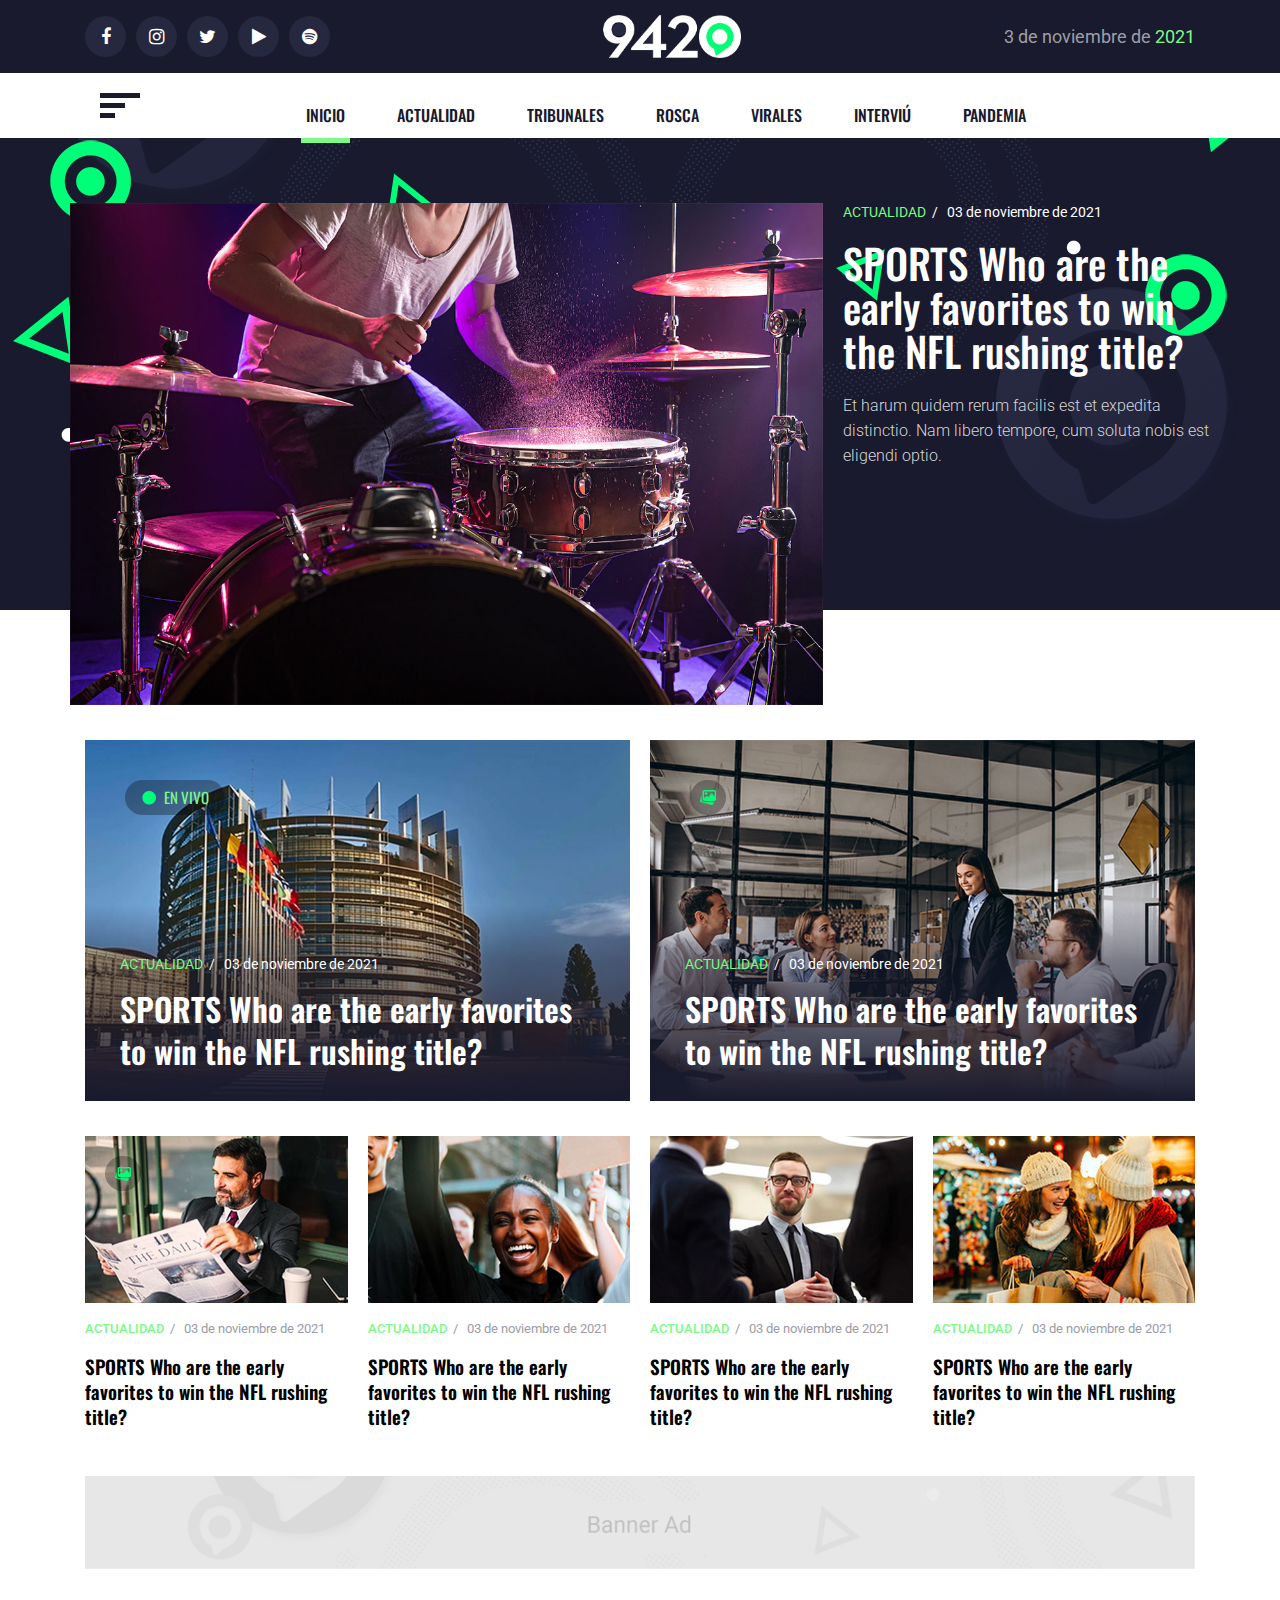
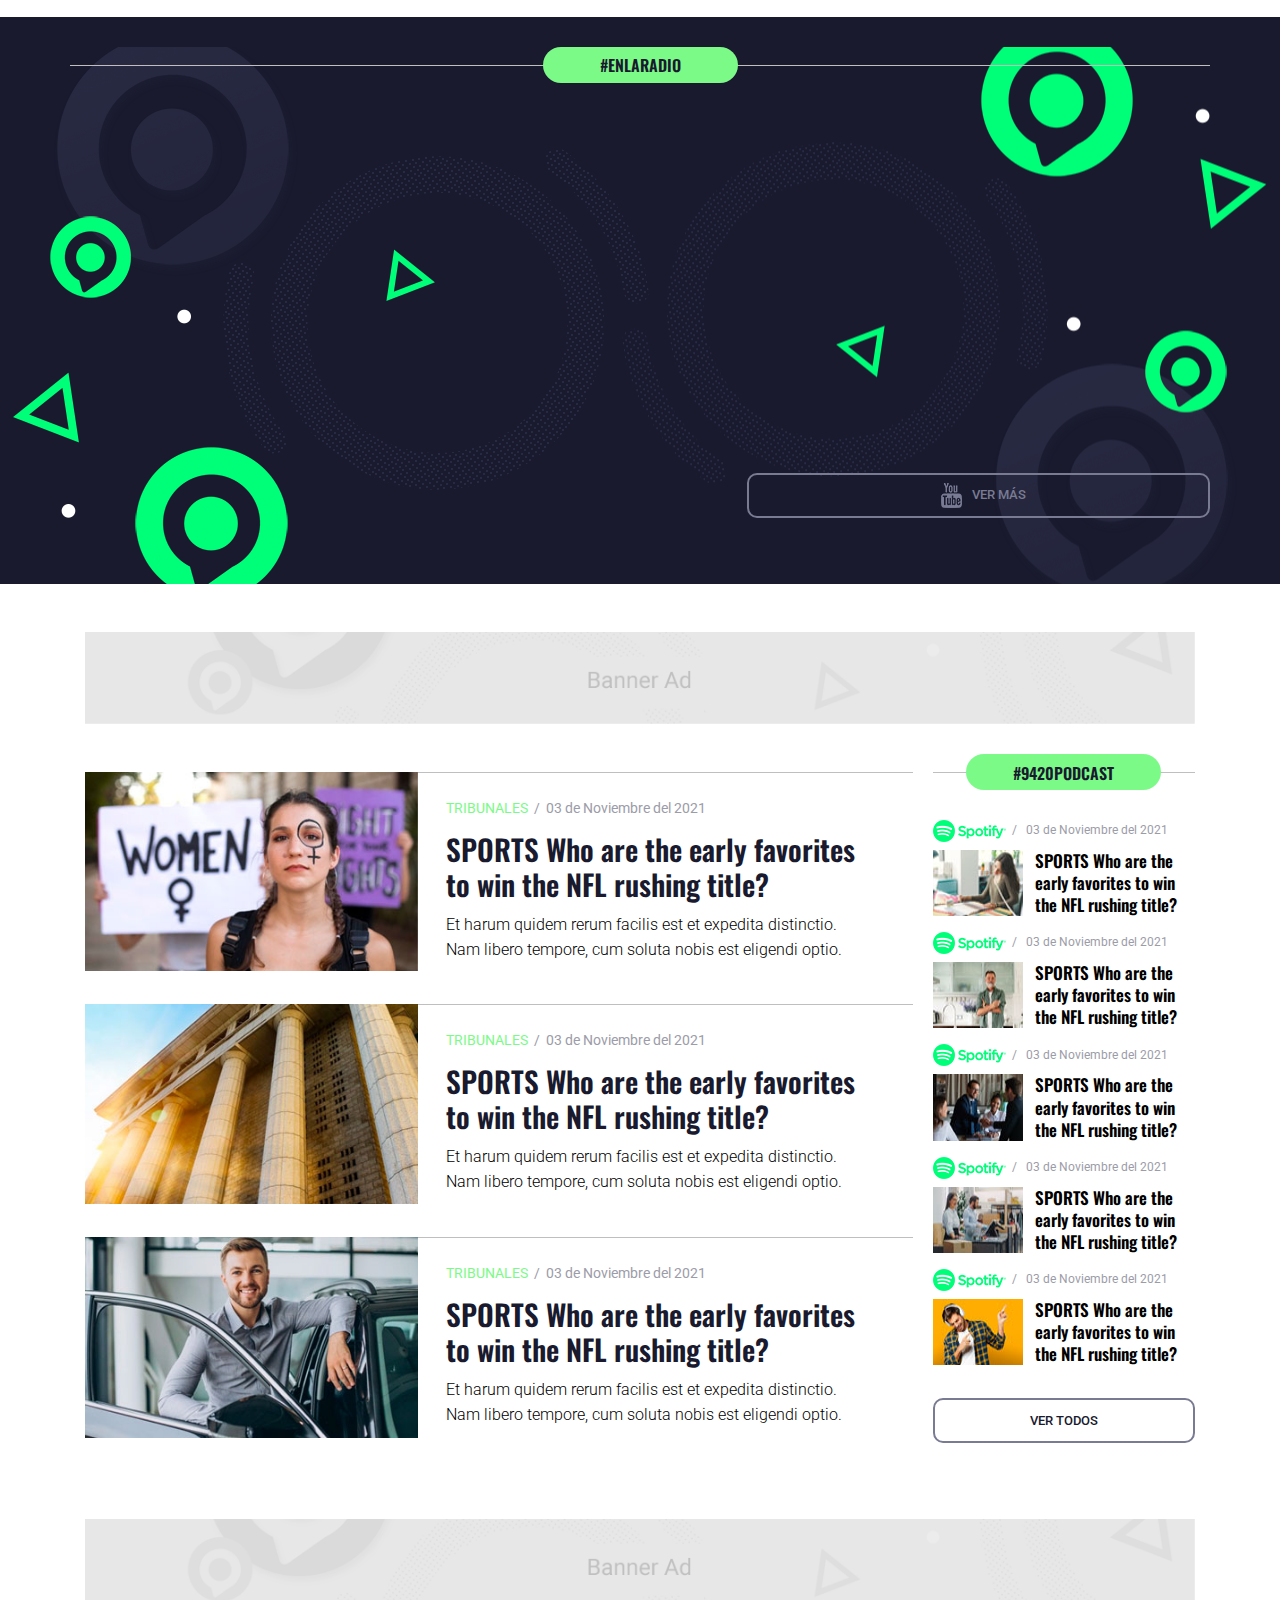
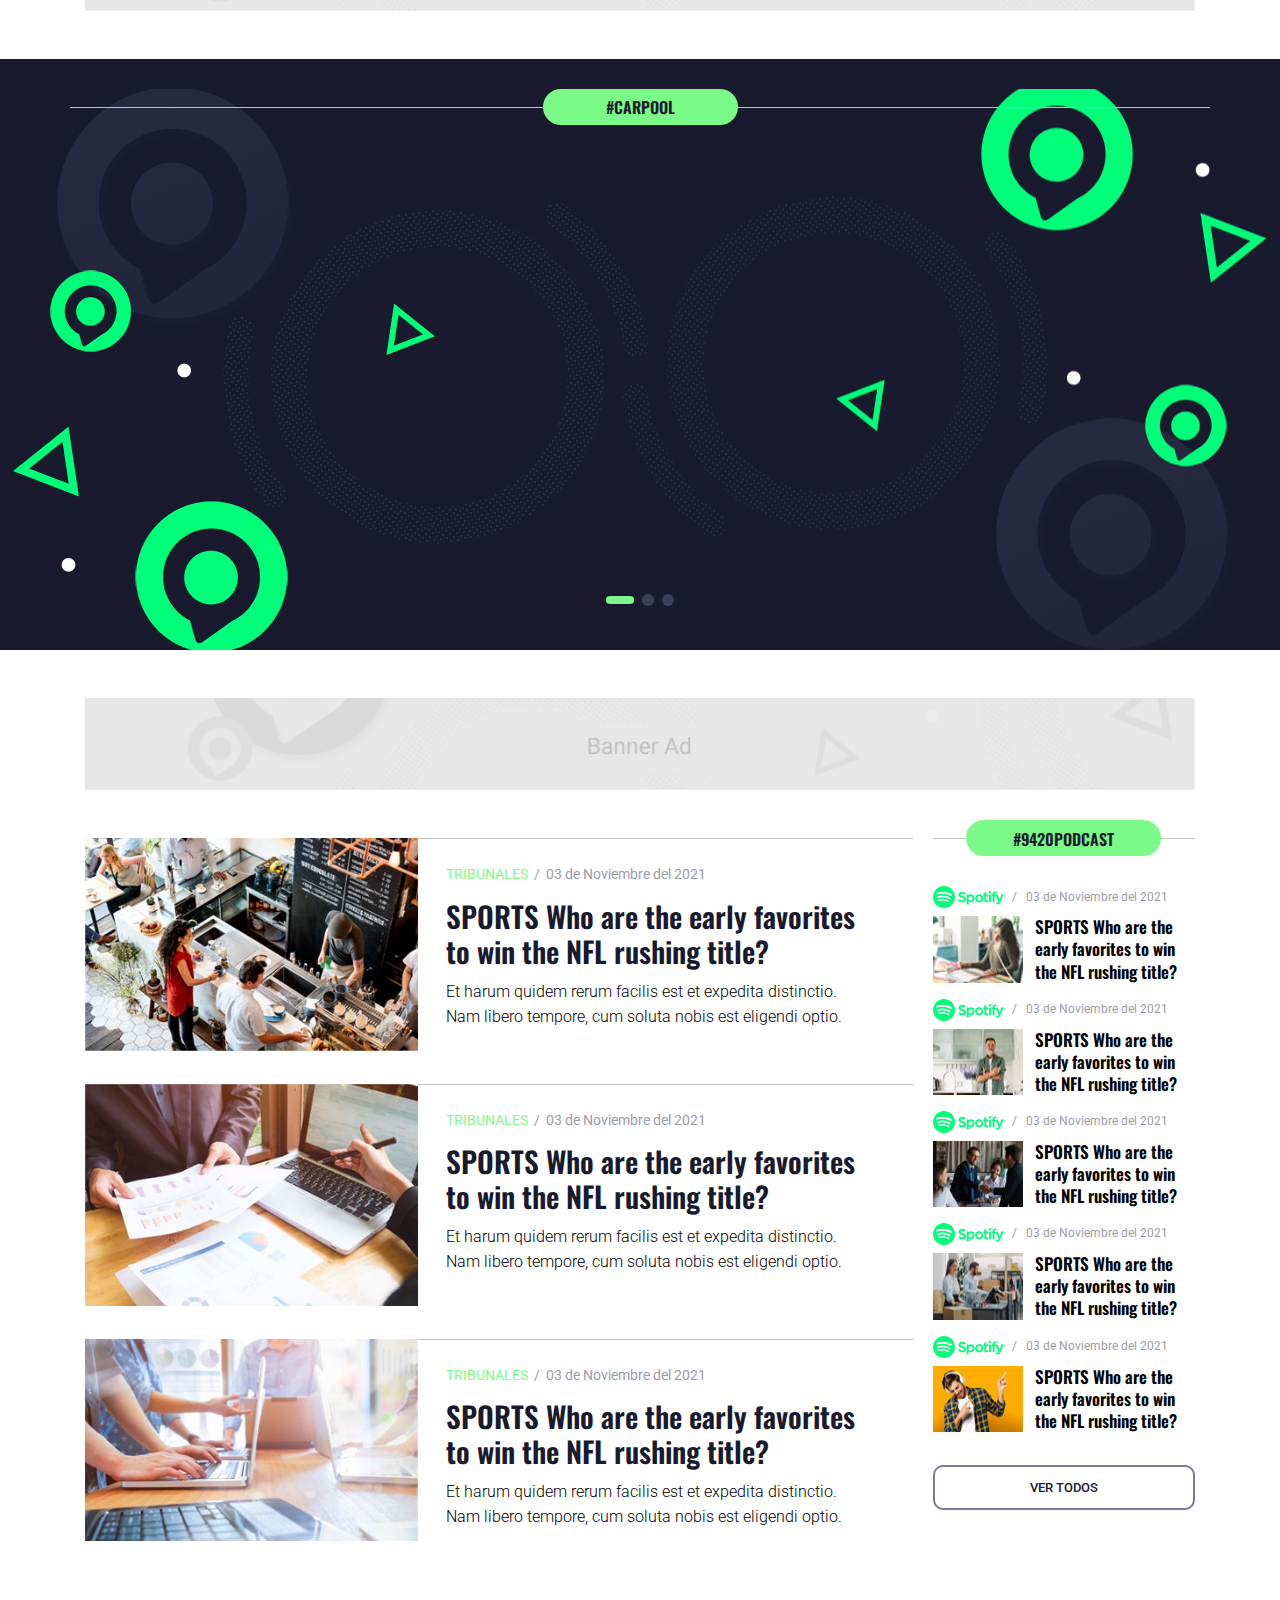
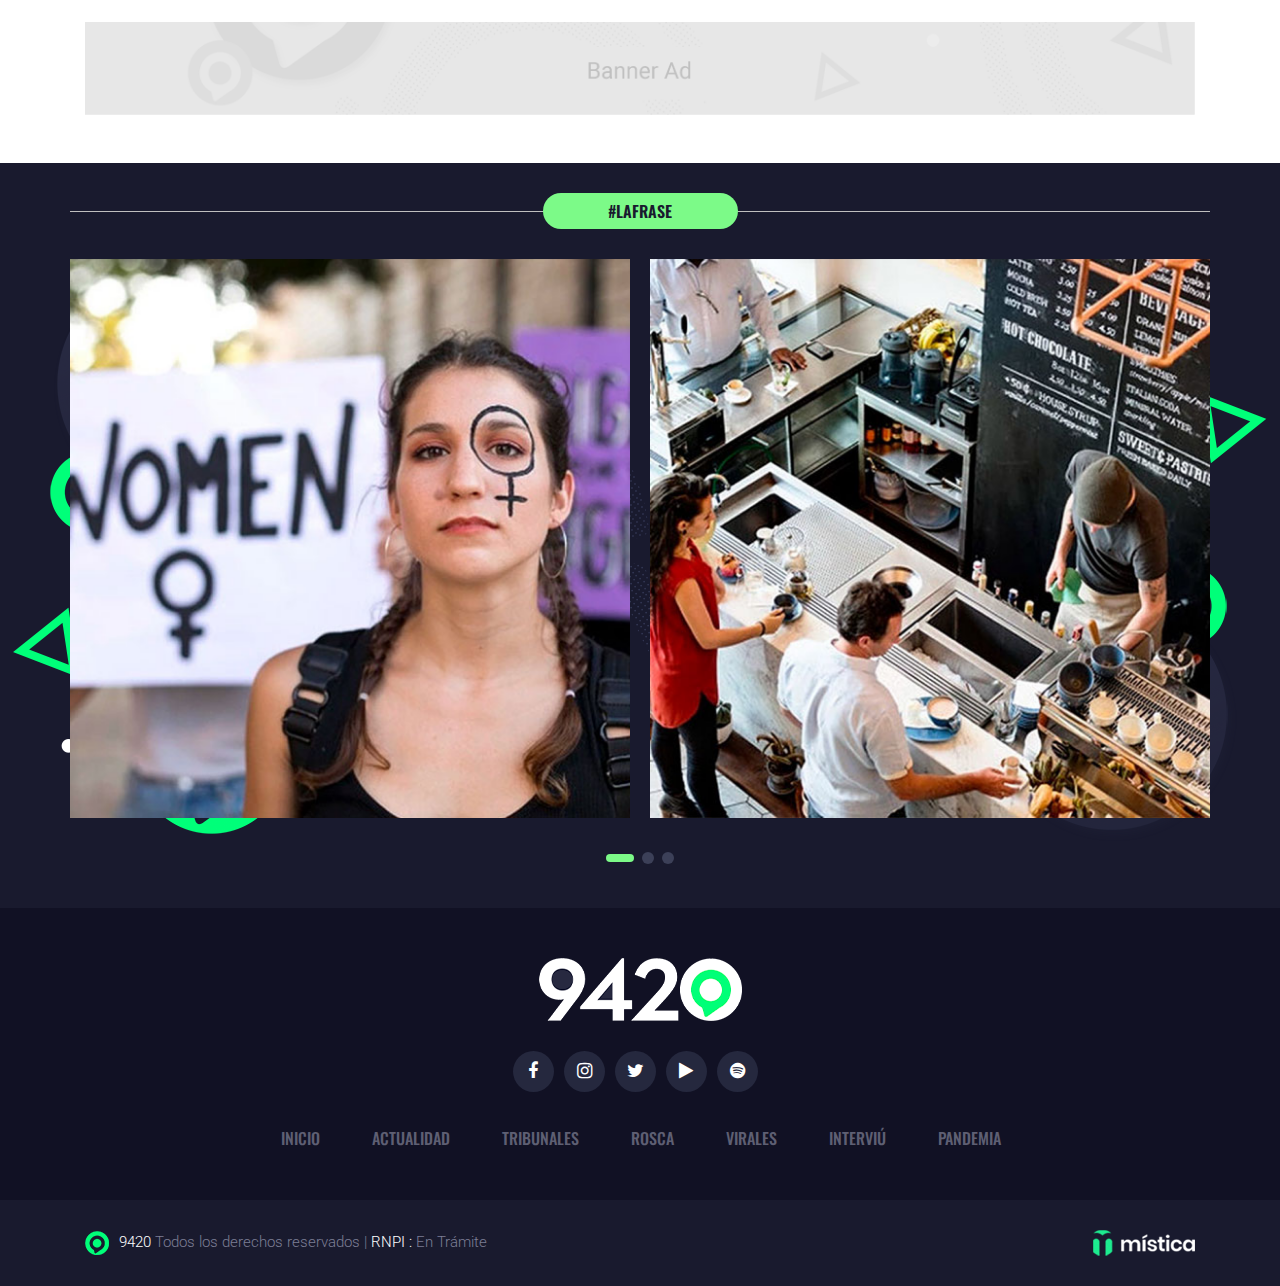
<file: index.html>
<!DOCTYPE html>
<html dir="ltr" lang="en-US">
<head>
<meta charset="UTF-8">
<meta name="description" content="FHL">
<meta name="keywords" content="FHL">
<meta name="author" content="FHL">
<meta name="viewport" content="width=device-width, initial-scale=1, maximum-scale=1">
<title>9420 - Home1</title>
<link rel="shortcut icon" href="assets/images/favicon.ico" type="image/x-png">
<!-- External CSS -->
<link href="assets/css/owl.carousel.min.css" rel="stylesheet" type="text/css" media="all">
<link href="assets/css/font-awesome.min.css" rel="stylesheet" type="text/css" media="all">
<link href="assets/css/bootstrap.min.css" rel="stylesheet" type="text/css" media="all">
<link href="https://fonts.googleapis.com/css2?family=Oswald:wght@300;400;500;700&family=Roboto:wght@300;400;500;700;900&display=swap" rel="stylesheet"> 
<link href="assets/css/styles.css" rel="stylesheet" type="text/css" media="all">
<link href="assets/css/responsive.css" rel="stylesheet" type="text/css" media="all">
</head>
<body>

<!-- Header -->  
<header> 
  <div class="top-bar">
    <div class="container">       
      <div class="social">
        <a href="#0"><i class="fa fa-facebook" aria-hidden="true"></i></a>
        <a href="#0"><i class="fa fa-instagram" aria-hidden="true"></i></a>
        <a href="#0"><i class="fa fa-twitter" aria-hidden="true"></i></a>
        <a href="#0"><i class="fa fa-play" aria-hidden="true"></i></a>
        <a href="#0"><i class="fa fa-spotify" aria-hidden="true"></i></a>
      </div>      
      <a class="navbar-brand" href="#"><img src="assets/images/logo.png" alt="Lasa Papelera"></a>
      <span>3 de noviembre de <small>2021</small></span>
    </div>
  </div>
  <div class="container">
    <nav class="navbar navbar-expand-lg space">
      <button class="navbar-toggler" type="button" data-toggle="collapse" data-target="#navbarSupportedContent" aria-controls="navbarSupportedContent" aria-expanded="false" aria-label="Toggle navigation">
        <span class="navbar-toggler-icon"></span>
      </button>
      <div class="collapse navbar-collapse" id="navbarSupportedContent">
        <a href="#0" class="toggle-menu">
          <span></span>
        </a>
        <ul class="navbar-nav m-auto">
          <li class="nav-item active">
            <a class="nav-link" href="#" id="navbarDropdown" role="button" data-toggle="dropdown" aria-haspopup="true" aria-expanded="false">
              inicio
            </a>
          </li>
          <li class="nav-item">
            <a class="nav-link" href="#0">ACTUALIDAD</a>
          </li>
          <li class="nav-item">
            <a class="nav-link" href="#0">Tribunales</a>
          </li>
          <li class="nav-item">
            <a class="nav-link" href="#0">ROSCA</a>
          </li>
          <li class="nav-item">
            <a class="nav-link" href="#0">VIRALES </a>
          </li>
          <li class="nav-item">
            <a class="nav-link" href="#0">Interviú</a>
          </li>
          <li class="nav-item">
            <a class="nav-link" href="#0">Pandemia</a>
          </li>
        </ul>     
      </div>
    </nav> 
  </div>
</header>

<!-- Banner -->
<section class="banner style-2">
  <div class="banner-inner">
    <div class="container">
      <div class="row">
        <div class="col-xl-8 col-lg-7">
          <img src="assets/images/banner.jpg" alt="img" />
        </div>
        <div class="col-xl-4 col-lg-5">
          <div class="banner-caption style-2">
            <h2><a href="#0">ACTUALIDAD</a> <span>/</span> <span>03 de noviembre de 2021</span></h2>
            <h1><a href="#0">SPORTS Who are the early favorites to win the NFL rushing title?</a></h1>
            <p class="banner-description">Et harum quidem rerum facilis est et expedita distinctio. Nam libero tempore, cum soluta nobis est eligendi optio.</p>
          </div>
        </div>
      </div>
    </div>
  </div>
</section>

<!-- Top Results -->
<section class="top-results one">
  <div class="container">
    <div class="row">
      <div class="col-md-6">
        <div class="result-list">
          <a href="#0"><img src="assets/images/img01.jpg" class="w-100" alt="img"></a>
          <div class="result-tag"><img src="assets/images/dot-icon.png" alt="img"> <span>en vivo</span></div>
          <div class="result-info">
            <h2><a href="#0">ACTUALIDAD</a> <span>/</span> <span>03 de noviembre de 2021</span></h2>
            <h3><a href="#0">SPORTS Who are the early favorites to win the NFL rushing title?</a></h3>
          </div>
        </div>
      </div>
      <div class="col-md-6">
        <div class="result-list">
          <a href="#0"><img src="assets/images/img02.jpg" class="w-100" alt="img"></a>
          <div class="result-tag"><img src="assets/images/img-icon.png" alt="img"></div>
          <div class="result-info">
            <h2><a href="#0">ACTUALIDAD</a> <span>/</span> <span>03 de noviembre de 2021</span></h2>
            <h3><a href="#0">SPORTS Who are the early favorites to win the NFL rushing title?</a></h3>
          </div>
        </div>
      </div>
    </div>
  </div>
</section>

<!-- Top Results -->
<section class="top-results option-two">
  <div class="container">
    <div class="row">
      <div class="col-lg-3 col-md-6">
        <div class="result-list">
          <a href="#0"><img src="assets/images/img03.jpg" class="w-100" alt="img"></a>
          <div class="result-tag"><img src="assets/images/img-icon.png" alt="img"></div>
          <h2><a href="#0">ACTUALIDAD</a> <span>/</span> <span>03 de noviembre de 2021</span></h2>
          <h3><a href="#0">SPORTS Who are the early favorites to win the NFL rushing title?</a></h3>
        </div>
      </div>
      <div class="col-lg-3 col-md-6">
        <div class="result-list">
          <a href="#0"><img src="assets/images/img04.jpg" class="w-100" alt="img"></a>
          <h2><a href="#0">ACTUALIDAD</a> <span>/</span> <span>03 de noviembre de 2021</span></h2>
          <h3><a href="#0">SPORTS Who are the early favorites to win the NFL rushing title?</a></h3>
        </div>
      </div>
      <div class="col-lg-3 col-md-6">
        <div class="result-list">
          <a href="#0"><img src="assets/images/img05.jpg" class="w-100" alt="img"></a>
          <h2><a href="#0">ACTUALIDAD</a> <span>/</span> <span>03 de noviembre de 2021</span></h2>
          <h3><a href="#0">SPORTS Who are the early favorites to win the NFL rushing title?</a></h3>
        </div>
      </div>
      <div class="col-lg-3 col-md-6">
        <div class="result-list">
          <a href="#0"><img src="assets/images/img06.jpg" class="w-100" alt="img"></a>
          <h2><a href="#0">ACTUALIDAD</a> <span>/</span> <span>03 de noviembre de 2021</span></h2>
          <h3><a href="#0">SPORTS Who are the early favorites to win the NFL rushing title?</a></h3>
        </div>
      </div>
    </div>
  </div>
</section>

<div class="banner-space">
  <div class="container"><a href="#0"><img src="assets/images/banner01.png" alt="img"></a></div>
</div>

<section class="banner option-2 yt-videos">
  <div class="banner-inner">
    <div class="container">
      <div class="section-title">
        <h2>#EnLaRadio</h2>
        </div>
      <div class="row">
        <div class="col-md-7 thumb">
          <div class="video-wrap">
            <iframe width="100%" height="426px" src="https://www.youtube.com/embed/2hETpaZfhVA" title="YouTube video player" frameborder="0" allow="accelerometer; autoplay; clipboard-write; encrypted-media; gyroscope; picture-in-picture" allowfullscreen></iframe>
          </div>
        </div>
        <div class="col-md-5">
          <div class="row">
            <div class="col-lg-6 col-md-12 mini">
              <div class="video-wrap">
                <iframe width="100%" height="100px" src="https://www.youtube.com/embed/2hETpaZfhVA" title="YouTube video player" frameborder="0" allow="accelerometer; autoplay; clipboard-write; encrypted-media; gyroscope; picture-in-picture" allowfullscreen></iframe>
              </div>
            </div>
            <div class="col-lg-6 col-md-12 mini">
              <div class="video-wrap">
                <iframe width="100%" height="100px" src="https://www.youtube.com/embed/2hETpaZfhVA" title="YouTube video player" frameborder="0" allow="accelerometer; autoplay; clipboard-write; encrypted-media; gyroscope; picture-in-picture" allowfullscreen></iframe>
              </div>
            </div>
            <div class="col-lg-6 col-md-12 mini">
              <div class="video-wrap">
                <iframe width="100%" height="100px" src="https://www.youtube.com/embed/2hETpaZfhVA" title="YouTube video player" frameborder="0" allow="accelerometer; autoplay; clipboard-write; encrypted-media; gyroscope; picture-in-picture" allowfullscreen></iframe>
              </div>
            </div>
            <div class="col-lg-6 col-md-12 mini">
              <div class="video-wrap">
                <iframe width="100%" height="100px" src="https://www.youtube.com/embed/2hETpaZfhVA" title="YouTube video player" frameborder="0" allow="accelerometer; autoplay; clipboard-write; encrypted-media; gyroscope; picture-in-picture" allowfullscreen></iframe>
              </div>
            </div>
            <div class="col-lg-6 col-md-12 mini">
              <div class="video-wrap">
                <iframe width="100%" height="100px" src="https://www.youtube.com/embed/2hETpaZfhVA" title="YouTube video player" frameborder="0" allow="accelerometer; autoplay; clipboard-write; encrypted-media; gyroscope; picture-in-picture" allowfullscreen></iframe>
              </div>
            </div>
            <div class="col-lg-6 col-md-12 mini">
              <div class="video-wrap">
                <iframe width="100%" height="100px" src="https://www.youtube.com/embed/2hETpaZfhVA" title="YouTube video player" frameborder="0" allow="accelerometer; autoplay; clipboard-write; encrypted-media; gyroscope; picture-in-picture" allowfullscreen></iframe>
              </div>
            </div>
            <div class="col-md-12">
              <a href="#0" class="btn"><img src="assets/images/yputube-blkNwht.png"> ver más</a>
            </div>
          </div>
        </div>
      </div>
    </div>
  </div>
</section>


<div class="banner-space">
  <div class="container"><a href="#0"><img src="assets/images/banner01.png" alt="img"></a></div>
</div>


<section class="templetes">
  <div class="container">
  <div class="row main">
    <div class="col-xl-9">
      <div class="row temp">
        <div class="col-md-5">
          <img src="assets/images/temp1.jpg" alt="Templete1">
        </div> 
        <div class="col-md-7">
          <div class="templete-info">
          <h2><a href="#0">tribunales</a> <span>/</span><span>03 de Noviembre del 2021</span></h2>
          <h3><a href="#0">SPORTS Who are the early favorites to win the NFL rushing title?</a></h3>
          <p>Et harum quidem rerum facilis est et expedita distinctio. Nam libero tempore, cum soluta nobis est eligendi optio.</p>
        </div>
        </div>

        <div class="col-md-5">
          <img src="assets/images/temp2.jpg" alt="Templete2">
        </div> 
        <div class="col-md-7">
          <div class="templete-info">
          <h2><a href="#0">tribunales</a> <span>/</span><span>03 de Noviembre del 2021</span></h2>
          <h3><a href="#0">SPORTS Who are the early favorites to win the NFL rushing title?</a></h3>
          <p>Et harum quidem rerum facilis est et expedita distinctio. Nam libero tempore, cum soluta nobis est eligendi optio.</p>
        </div>
        </div>

        <div class="col-md-5">
          <img src="assets/images/temp3.jpg" alt="Templete3">
        </div> 
        <div class="col-md-7">
          <div class="templete-info">
          <h2><a href="#0">tribunales</a> <span>/</span><span>03 de Noviembre del 2021</span></h2>
          <h3><a href="#0">SPORTS Who are the early favorites to win the NFL rushing title?</a></h3>
          <p>Et harum quidem rerum facilis est et expedita distinctio. Nam libero tempore, cum soluta nobis est eligendi optio.</p>
        </div>
        </div> 
      </div>
    </div>

    <div class="col-xl-3">
        <div class="section-title"><h2>#9420Podcast</h2></div>
        <div class="row">
        <div class="slide col-xl-12 col-lg-4 col-sm-6">
          <div class="branding">
            <h2>
              <a href="#0">
                <img src="assets/images/spotify-logo.png" alt="spotify"></a> 
              <span>/</span>
              <span>03 de Noviembre del 2021</span>
            </h2>
          </div>
          <div class="podcast">
            <img src="assets/images/temp11.jpg" alt="Templete">
            <h3 class="templete-info-slide"><a href="#0">SPORTS Who are the early favorites to win the NFL rushing title?</a></h3>
          </div>
        </div>
        <div class="slide col-xl-12 col-lg-4 col-sm-6">
          <div class="branding">
            <h2>
              <a href="#0">
                <img src="assets/images/spotify-logo.png" alt="spotify"></a> 
              <span>/</span>
              <span>03 de Noviembre del 2021</span>
            </h2>
          </div>
          <div class="podcast">
            <img src="assets/images/temp22.jpg" alt="Templete">
            <h3 class="templete-info-slide"><a href="#0">SPORTS Who are the early favorites to win the NFL rushing title?</a></h3>
          </div>
        </div>
        <div class="slide col-xl-12 col-lg-4 col-sm-6">
          <div class="branding">
            <h2>
              <a href="#0">
                <img src="assets/images/spotify-logo.png" alt="spotify"></a> 
              <span>/</span>
              <span>03 de Noviembre del 2021</span>
            </h2>
          </div>
          <div class="podcast">
            <img src="assets/images/temp33.jpg" alt="Templete">
            <h3 class="templete-info-slide"><a href="#0">SPORTS Who are the early favorites to win the NFL rushing title?</a></h3>
          </div>
        </div>
        <div class="slide col-xl-12 col-lg-4 col-sm-6">
          <div class="branding">
            <h2>
              <a href="#0">
                <img src="assets/images/spotify-logo.png" alt="spotify"></a> 
              <span>/</span>
              <span>03 de Noviembre del 2021</span>
            </h2>
          </div>
          <div class="podcast">
            <img src="assets/images/temp44.jpg" alt="Templete">
            <h3 class="templete-info-slide"><a href="#0">SPORTS Who are the early favorites to win the NFL rushing title?</a></h3>
          </div>
        </div>
        <div class="slide col-xl-12 col-lg-4 col-sm-6">
          <div class="branding">
            <h2>
              <a href="#0">
                <img src="assets/images/spotify-logo.png" alt="spotify"></a> 
              <span>/</span>
              <span>03 de Noviembre del 2021</span>
            </h2>
          </div>
          <div class="podcast">
            <img src="assets/images/temp55.jpg" alt="Templete">
            <h3 class="templete-info-slide"><a href="#0">SPORTS Who are the early favorites to win the NFL rushing title?</a></h3>
          </div>
        </div>
      </div>
        <div class="button"><a href="#0" class="btn">ver todos</a></div>
    </div>
  </div>
</div>
</section>

<div class="banner-space">
  <div class="container"><a href="#0"><img src="assets/images/banner01.png" alt="img"></a></div>
</div>

<section class="banner option-2">
  <div class="banner-inner">
    <div class="container">
      <div class="section-title">
        <h2>#carpool</h2>
        </div>
        <div class="owl-carousel">
            <div class="item">
                <iframe width="100%" height="400px" src="https://www.youtube.com/embed/OPf0YbXqDm0" title="YouTube video player" frameborder="0" allow="accelerometer; autoplay; clipboard-write; encrypted-media; gyroscope; picture-in-picture" allowfullscreen></iframe>
            </div>
            <div class="item">
                <iframe width="100%" height="400px" src="https://www.youtube.com/embed/OPf0YbXqDm0" title="YouTube video player" frameborder="0" allow="accelerometer; autoplay; clipboard-write; encrypted-media; gyroscope; picture-in-picture" allowfullscreen></iframe>
            </div>
            <div class="item">
                <iframe width="100%" height="400px" src="https://www.youtube.com/embed/OPf0YbXqDm0" title="YouTube video player" frameborder="0" allow="accelerometer; autoplay; clipboard-write; encrypted-media; gyroscope; picture-in-picture" allowfullscreen></iframe>
            </div>
            <div class="item">
                <iframe width="100%" height="400px" src="https://www.youtube.com/embed/OPf0YbXqDm0" title="YouTube video player" frameborder="0" allow="accelerometer; autoplay; clipboard-write; encrypted-media; gyroscope; picture-in-picture" allowfullscreen></iframe>
            </div>
            <div class="item">
                <iframe width="100%" height="400px" src="https://www.youtube.com/embed/OPf0YbXqDm0" title="YouTube video player" frameborder="0" allow="accelerometer; autoplay; clipboard-write; encrypted-media; gyroscope; picture-in-picture" allowfullscreen></iframe>
            </div>
            <div class="item">
                <iframe width="100%" height="400px" src="https://www.youtube.com/embed/OPf0YbXqDm0" title="YouTube video player" frameborder="0" allow="accelerometer; autoplay; clipboard-write; encrypted-media; gyroscope; picture-in-picture" allowfullscreen></iframe>
            </div>
          </div>
    </div>
  </div>
</section>


<div class="banner-space">
  <div class="container"><a href="#0"><img src="assets/images/banner01.png" alt="img"></a></div>
</div>


<section class="templetes">
  <div class="container">
  <div class="row main">
    <div class="col-xl-9">
      <div class="row temp">
        <div class="col-md-5">
          <img src="assets/images/temp4.jpg" alt="Templete4">
        </div> 
        <div class="col-md-7">
          <div class="templete-info">
          <h2><a href="#0">tribunales</a> <span>/</span><span>03 de Noviembre del 2021</span></h2>
          <h3><a href="#0">SPORTS Who are the early favorites to win the NFL rushing title?</a></h3>
          <p>Et harum quidem rerum facilis est et expedita distinctio. Nam libero tempore, cum soluta nobis est eligendi optio.</p>
        </div>
        </div>

        <div class="col-md-5">
          <img src="assets/images/temp5.jpg" alt="Templete5">
        </div> 
        <div class="col-md-7">
          <div class="templete-info">
          <h2><a href="#0">tribunales</a> <span>/</span><span>03 de Noviembre del 2021</span></h2>
          <h3><a href="#0">SPORTS Who are the early favorites to win the NFL rushing title?</a></h3>
          <p>Et harum quidem rerum facilis est et expedita distinctio. Nam libero tempore, cum soluta nobis est eligendi optio.</p>
        </div>
        </div>

        <div class="col-md-5">
          <img src="assets/images/temp6.jpg" alt="Templete6">
        </div> 
        <div class="col-md-7">
          <div class="templete-info">
          <h2><a href="#0">tribunales</a> <span>/</span><span>03 de Noviembre del 2021</span></h2>
          <h3><a href="#0">SPORTS Who are the early favorites to win the NFL rushing title?</a></h3>
          <p>Et harum quidem rerum facilis est et expedita distinctio. Nam libero tempore, cum soluta nobis est eligendi optio.</p>
        </div>
        </div> 
      </div>
    </div>

    <div class="col-xl-3">
        <div class="section-title"><h2>#9420Podcast</h2></div>
        <div class="row">
        <div class="slide col-xl-12 col-lg-4 col-sm-6">
          <div class="branding">
            <h2>
              <a href="#0">
                <img src="assets/images/spotify-logo.png" alt="spotify"></a> 
              <span>/</span>
              <span>03 de Noviembre del 2021</span>
            </h2>
          </div>
          <div class="podcast">
            <img src="assets/images/temp11.jpg" alt="Templete">
            <h3 class="templete-info-slide"><a href="#0">SPORTS Who are the early favorites to win the NFL rushing title?</a></h3>
          </div>
        </div>
        <div class="slide col-xl-12 col-lg-4 col-sm-6">
          <div class="branding">
            <h2>
              <a href="#0">
                <img src="assets/images/spotify-logo.png" alt="spotify"></a> 
              <span>/</span>
              <span>03 de Noviembre del 2021</span>
            </h2>
          </div>
          <div class="podcast">
            <img src="assets/images/temp22.jpg" alt="Templete">
            <h3 class="templete-info-slide"><a href="#0">SPORTS Who are the early favorites to win the NFL rushing title?</a></h3>
          </div>
        </div>
        <div class="slide col-xl-12 col-lg-4 col-sm-6">
          <div class="branding">
            <h2>
              <a href="#0">
                <img src="assets/images/spotify-logo.png" alt="spotify"></a> 
              <span>/</span>
              <span>03 de Noviembre del 2021</span>
            </h2>
          </div>
          <div class="podcast">
            <img src="assets/images/temp33.jpg" alt="Templete">
            <h3 class="templete-info-slide"><a href="#0">SPORTS Who are the early favorites to win the NFL rushing title?</a></h3>
          </div>
        </div>
        <div class="slide col-xl-12 col-lg-4 col-sm-6">
          <div class="branding">
            <h2>
              <a href="#0">
                <img src="assets/images/spotify-logo.png" alt="spotify"></a> 
              <span>/</span>
              <span>03 de Noviembre del 2021</span>
            </h2>
          </div>
          <div class="podcast">
            <img src="assets/images/temp44.jpg" alt="Templete">
            <h3 class="templete-info-slide"><a href="#0">SPORTS Who are the early favorites to win the NFL rushing title?</a></h3>
          </div>
        </div>
        <div class="slide col-xl-12 col-lg-4 col-sm-6">
          <div class="branding">
            <h2>
              <a href="#0">
                <img src="assets/images/spotify-logo.png" alt="spotify"></a> 
              <span>/</span>
              <span>03 de Noviembre del 2021</span>
            </h2>
          </div>
          <div class="podcast">
            <img src="assets/images/temp55.jpg" alt="Templete">
            <h3 class="templete-info-slide"><a href="#0">SPORTS Who are the early favorites to win the NFL rushing title?</a></h3>
          </div>
        </div>
      </div>
        <div class="button"><a href="#0" class="btn">ver todos</a></div>
    </div>
  </div>
</div>
</section>

<div class="banner-space">
  <div class="container"><a href="#0"><img src="assets/images/banner01.png" alt="img"></a></div>
</div> 

<section class="banner option-2">
  <div class="banner-inner">
    <div class="container">
      <div class="section-title">
        <h2>#lafrase</h2>
        </div>
        <div class="owl-carousel">
            <div class="item">
                <img src="assets/images/slider1.jpg" alt="slider-image">
            </div>
            <div class="item">
                <img src="assets/images/slider2.jpg" alt="slider-image">
            </div>
            <div class="item">
                <img src="assets/images/slider1.jpg" alt="slider-image">
            </div>
            <div class="item">
                <img src="assets/images/slider2.jpg" alt="slider-image">
            </div>
            <div class="item">
                <img src="assets/images/slider1.jpg" alt="slider-image">
            </div>
            <div class="item">
                <img src="assets/images/slider2.jpg" alt="slider-image">
            </div>
          </div>
    </div>
  </div>
</section>

<footer>
  <div class="container">
  <div class="footer-logo">
    <a href="#0"><img src="assets/images/logo.png"> </a>
  </div>
  <div class="social">
        <a href="#0"><i class="fa fa-facebook" aria-hidden="true"></i></a>
        <a href="#0"><i class="fa fa-instagram" aria-hidden="true"></i></a>
        <a href="#0"><i class="fa fa-twitter" aria-hidden="true"></i></a>
        <a href="#0"><i class="fa fa-play" aria-hidden="true"></i></a>
        <a href="#0"><i class="fa fa-spotify" aria-hidden="true"></i></a>
      </div>
  <ul class="navbar-nav">
          <li class="nav-item active">
            <a class="nav-link" href="#" id="navbarDropdown" role="button" data-toggle="dropdown" aria-haspopup="true" aria-expanded="false">inicio</a>
          </li>
          <li class="nav-item">
            <a class=" nav-link" href="#0">ACTUALIDAD</a>
          </li>
          <li class="nav-item">
            <a class="nav-link" href="#0">Tribunales</a>
          </li>
          <li class="nav-item">
            <a class="nav-link" href="#0">ROSCA</a>
          </li>
          <li class="nav-item">
            <a class="nav-link" href="#0">VIRALES </a>
          </li>
          <li class="nav-item">
            <a class="nav-link" href="#0">Interviú</a>
          </li>
          <li class="nav-item">
            <a class="nav-link" href="#0">Pandemia</a>
          </li>
    </ul>
</div>
<div class="copyright">
  <div class="container">
  <div class="detail"><img src="assets/images/brand-logo.png"> 
       <p><span>9420</span> Todos los derechos reservados | <span>RNPI :</span> En Trámite</p>
  </div>
  <div class="branding">
    <a href="#0"><img src="assets/images/mistica.png"></a>
  </div>
</div>
</div>
</footer>


<!-- Scripts -->
<script src="assets/js/jquery.min.js"></script>
<script src="assets/js/bootstrap.bundle.min.js"></script>
<script src="assets/js/html5.min.js"></script>
<script src="assets/js/respond.min.js"></script>
<script src="assets/js/placeholders.min.js"></script>
<script src="assets/js/owl.carousel.min.js"></script>
<script>
            $(document).ready(function() {
              $('.owl-carousel').owlCarousel({
                loop: true,
                margin: 10,
                autoplay: true,
                autoplayTimeout: 3000,
                autoplayHoverPause:true,
                responsiveClass: true,
                responsive: {
                  0: {
                    items: 1,
                    nav: true
                  },
                  600: {
                    items: 1,
                    nav: false
                  },
                  800: {
                    items: 1,
                    nav: true,
                    margin: 1
                  },
                  900: {
                    items: 2,
                    nav: true,
                    loop: true,
                    margin: 20
                  }
                }
              })
            })
</script>
<!-- <script src="https://maps.googleapis.com/maps/api/js?key=AIzaSyBWmUapFYTBXV3IJL9ggjT9Z1wppCER55g&callback=initMap"></script> -->
<script src="assets/js/scripts.js"></script>
</body>
</html>
</file>
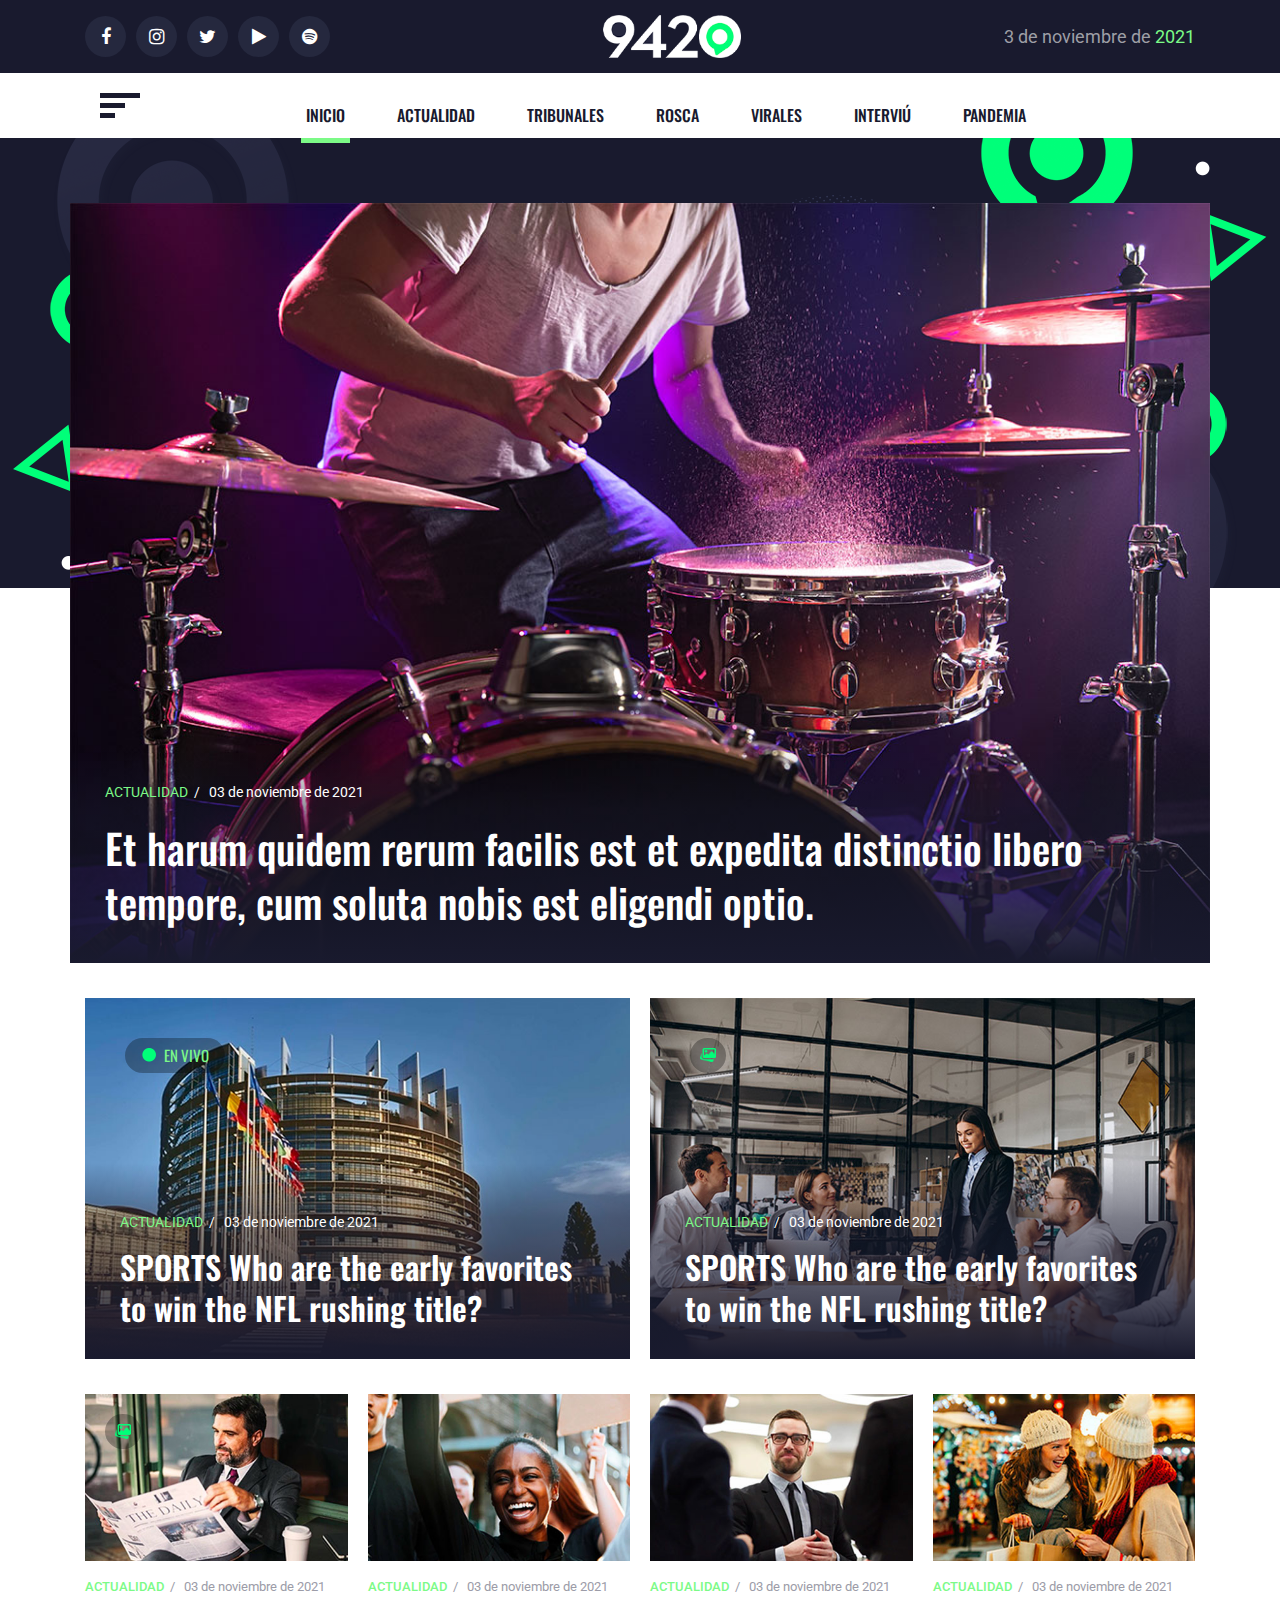
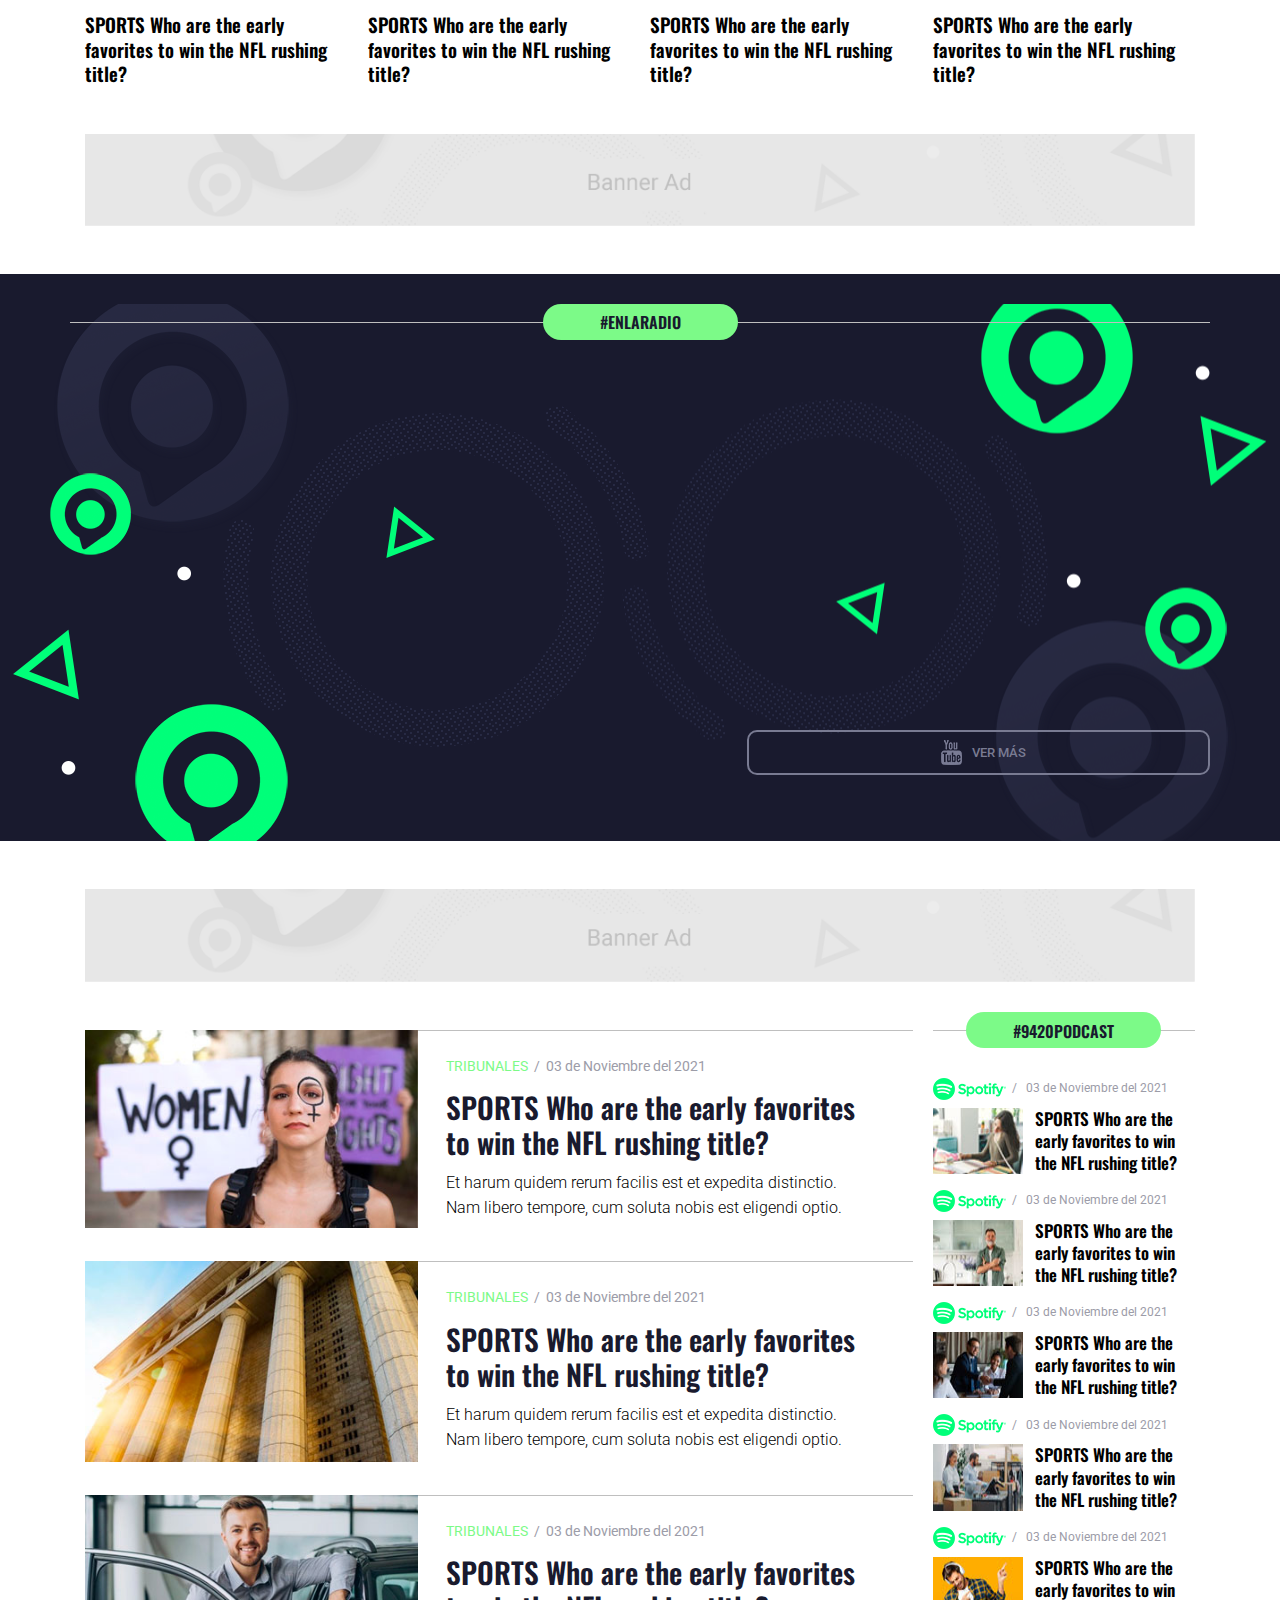
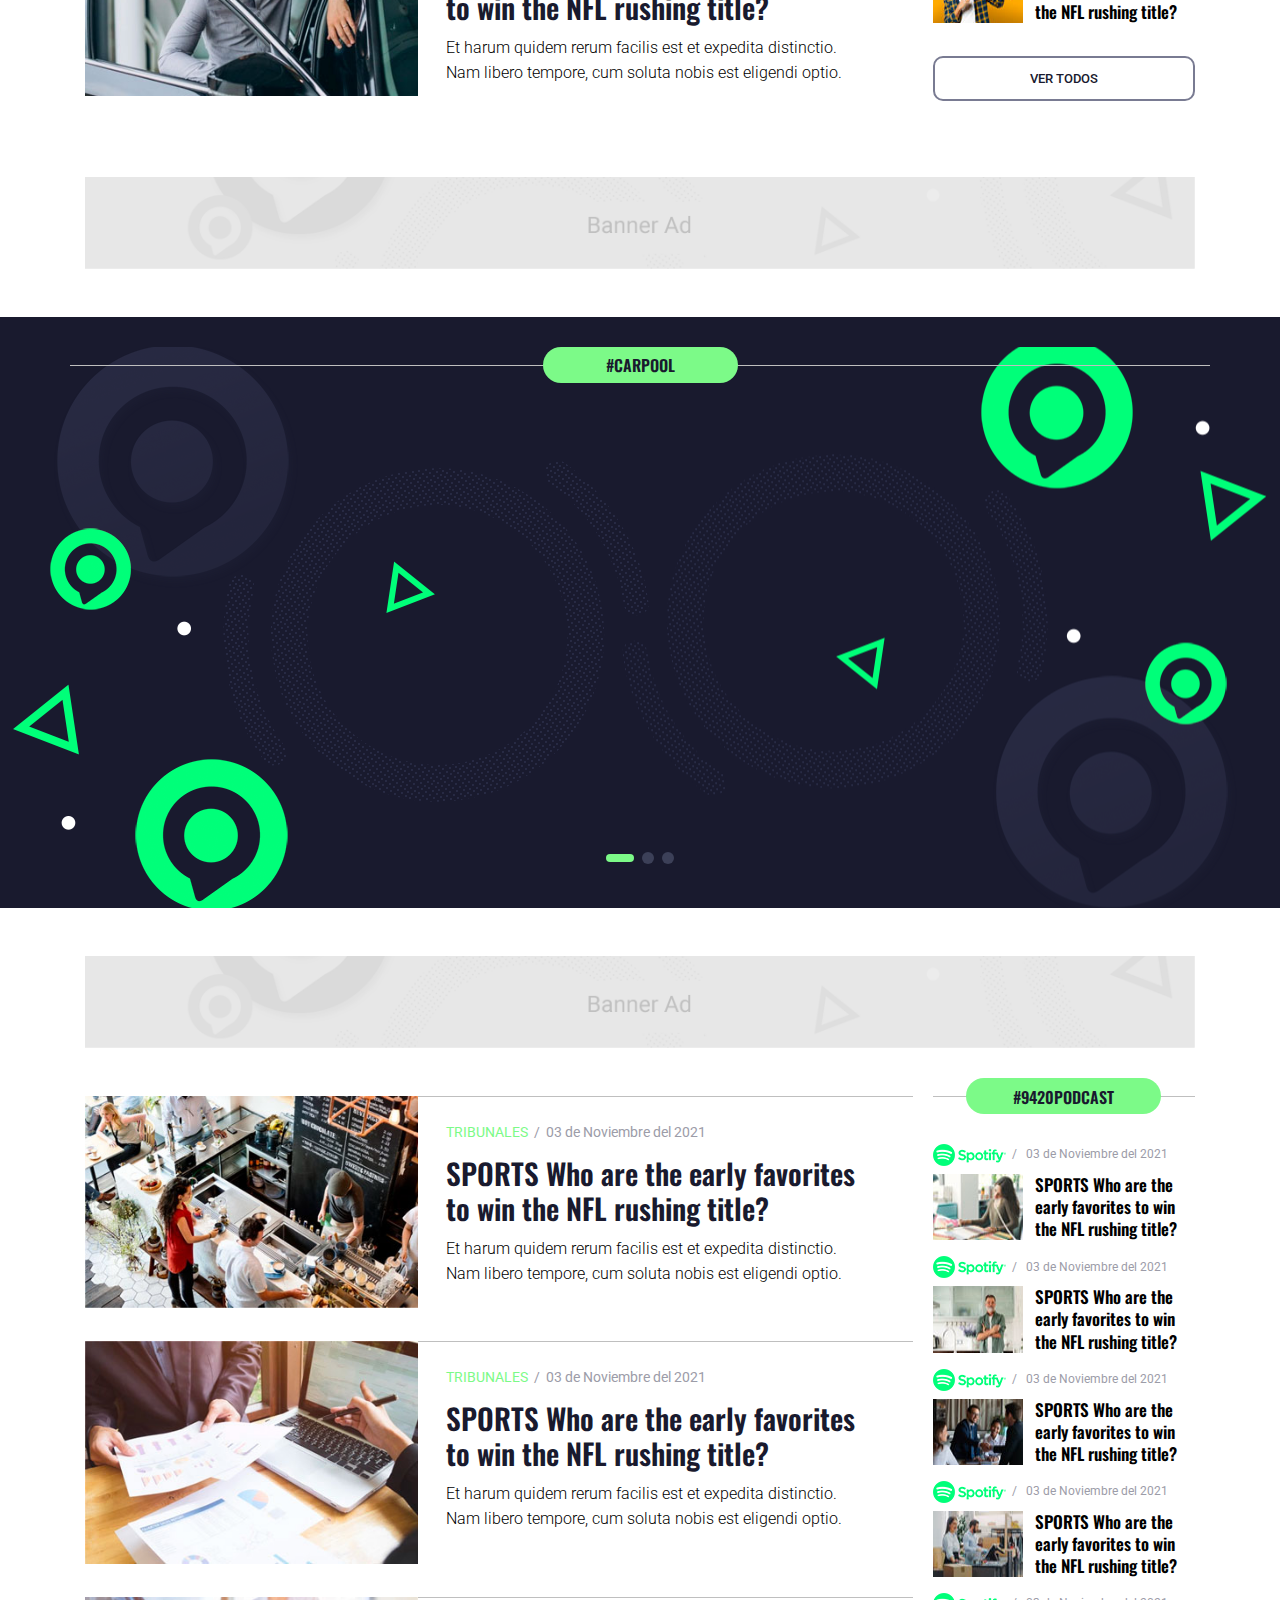
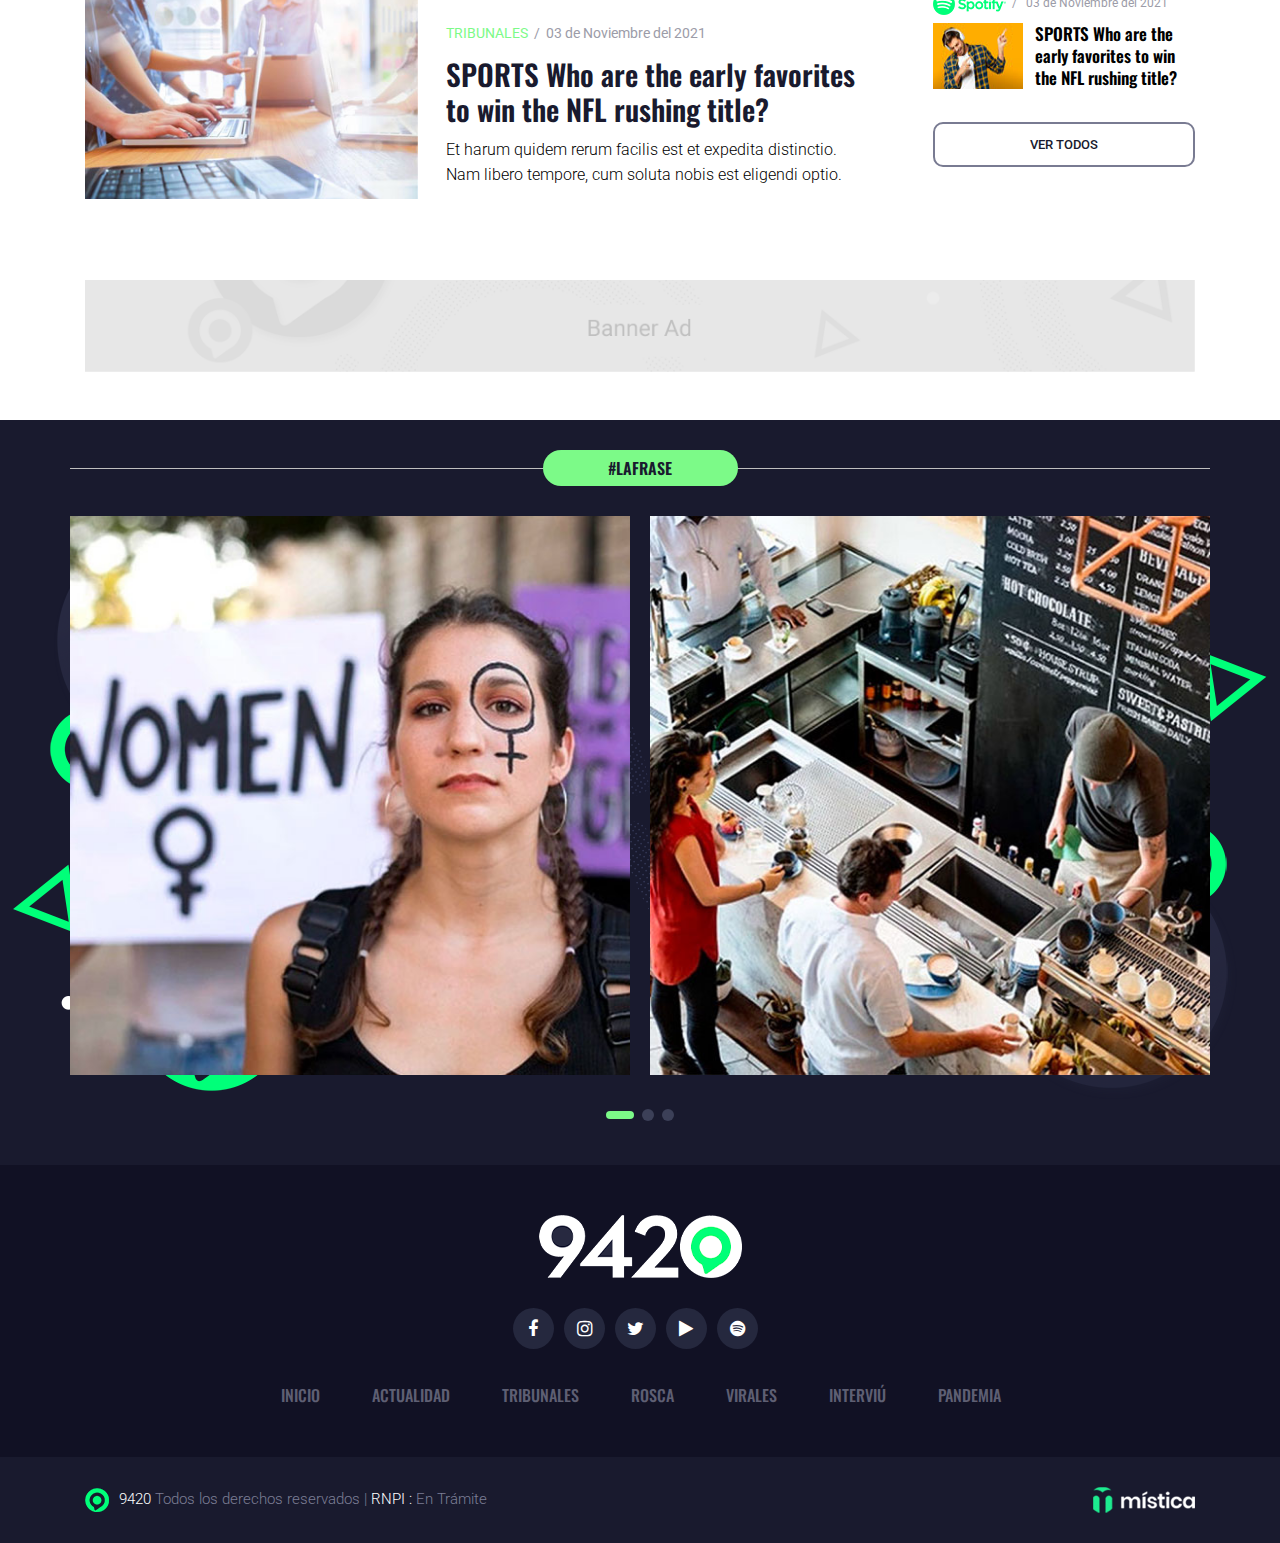
<file: index2.html>
<!DOCTYPE html>
<html dir="ltr" lang="en-US">
<head>
<meta charset="UTF-8">
<meta name="description" content="FHL">
<meta name="keywords" content="FHL">
<meta name="author" content="FHL">
<meta name="viewport" content="width=device-width, initial-scale=1, maximum-scale=1">
<title>9420 - Home2</title>
<link rel="shortcut icon" href="assets/images/favicon.ico" type="image/x-png">
<!-- External CSS -->
<link href="assets/css/owl.carousel.min.css" rel="stylesheet" type="text/css" media="all">
<link href="assets/css/font-awesome.min.css" rel="stylesheet" type="text/css" media="all">
<link href="assets/css/bootstrap.min.css" rel="stylesheet" type="text/css" media="all">
<link href="https://fonts.googleapis.com/css2?family=Oswald:wght@300;400;500;700&family=Roboto:wght@300;400;500;700;900&display=swap" rel="stylesheet"> 
<link href="assets/css/styles.css" rel="stylesheet" type="text/css" media="all">
<link href="assets/css/responsive.css" rel="stylesheet" type="text/css" media="all">
</head>
<body>

<!-- Header -->  
<header> 
  <div class="top-bar">
    <div class="container">       
      <div class="social">
        <a href="#0"><i class="fa fa-facebook" aria-hidden="true"></i></a>
        <a href="#0"><i class="fa fa-instagram" aria-hidden="true"></i></a>
        <a href="#0"><i class="fa fa-twitter" aria-hidden="true"></i></a>
        <a href="#0"><i class="fa fa-play" aria-hidden="true"></i></a>
        <a href="#0"><i class="fa fa-spotify" aria-hidden="true"></i></a>
      </div>      
      <a class="navbar-brand" href="#"><img src="assets/images/logo.png" alt="Lasa Papelera"></a>
      <span>3 de noviembre de <small>2021</small></span>
    </div>
  </div>
  <div class="container">
    <nav class="navbar navbar-expand-lg space">
      <button class="navbar-toggler" type="button" data-toggle="collapse" data-target="#navbarSupportedContent" aria-controls="navbarSupportedContent" aria-expanded="false" aria-label="Toggle navigation">
        <span class="navbar-toggler-icon"></span>
      </button>
      <div class="collapse navbar-collapse" id="navbarSupportedContent">
        <a href="#0" class="toggle-menu">
          <span></span>
        </a>
        <ul class="navbar-nav m-auto">
          <li class="nav-item active">
            <a class="nav-link" href="#" id="navbarDropdown" role="button" data-toggle="dropdown" aria-haspopup="true" aria-expanded="false">
              inicio
            </a>
          </li>
          <li class="nav-item">
            <a class="nav-link" href="#0">ACTUALIDAD</a>
          </li>
          <li class="nav-item">
            <a class="nav-link" href="#0">Tribunales</a>
          </li>
          <li class="nav-item">
            <a class="nav-link" href="#0">ROSCA</a>
          </li>
          <li class="nav-item">
            <a class="nav-link" href="#0">VIRALES </a>
          </li>
          <li class="nav-item">
            <a class="nav-link" href="#0">Interviú</a>
          </li>
          <li class="nav-item">
            <a class="nav-link" href="#0">Pandemia</a>
          </li>
        </ul>     
      </div>
    </nav> 
  </div>
</header>

<!-- Banner -->
<section class="banner">
  <div class="banner-inner">
    <div class="container">
      <img src="assets/images/banner.jpg" alt="img" />
      <div class="banner-caption">
        <h2><a href="#0">ACTUALIDAD</a> <span>/</span> <span>03 de noviembre de 2021</span></h2>
        <h1><a href="#0">Et harum quidem rerum facilis est et expedita distinctio libero tempore, cum soluta nobis est eligendi optio.</a></h1>
      </div>
    </div>
  </div>
</section>

<!-- Top Results -->
<section class="top-results one">
  <div class="container">
    <div class="row">
      <div class="col-md-6">
        <div class="result-list">
          <a href="#0"><img src="assets/images/img01.jpg" class="w-100" alt="img"></a>
          <div class="result-tag"><img src="assets/images/dot-icon.png" alt="img"> <span>en vivo</span></div>
          <div class="result-info">
            <h2><a href="#0">ACTUALIDAD</a> <span>/</span> <span>03 de noviembre de 2021</span></h2>
            <h3><a href="#0">SPORTS Who are the early favorites to win the NFL rushing title?</a></h3>
          </div>
        </div>
      </div>
      <div class="col-md-6">
        <div class="result-list">
          <a href="#0"><img src="assets/images/img02.jpg" class="w-100" alt="img"></a>
          <div class="result-tag"><img src="assets/images/img-icon.png" alt="img"></div>
          <div class="result-info">
            <h2><a href="#0">ACTUALIDAD</a> <span>/</span> <span>03 de noviembre de 2021</span></h2>
            <h3><a href="#0">SPORTS Who are the early favorites to win the NFL rushing title?</a></h3>
          </div>
        </div>
      </div>
    </div>
  </div>
</section>

<!-- Top Results -->
<section class="top-results option-two">
  <div class="container">
    <div class="row">
      <div class="col-lg-3 col-md-6">
        <div class="result-list">
          <a href="#0"><img src="assets/images/img03.jpg" class="w-100" alt="img"></a>
          <div class="result-tag"><img src="assets/images/img-icon.png" alt="img"></div>
          <h2><a href="#0">ACTUALIDAD</a> <span>/</span> <span>03 de noviembre de 2021</span></h2>
          <h3><a href="#0">SPORTS Who are the early favorites to win the NFL rushing title?</a></h3>
        </div>
      </div>
      <div class="col-lg-3 col-md-6">
        <div class="result-list">
          <a href="#0"><img src="assets/images/img04.jpg" class="w-100" alt="img"></a>
          <h2><a href="#0">ACTUALIDAD</a> <span>/</span> <span>03 de noviembre de 2021</span></h2>
          <h3><a href="#0">SPORTS Who are the early favorites to win the NFL rushing title?</a></h3>
        </div>
      </div>
      <div class="col-lg-3 col-md-6">
        <div class="result-list">
          <a href="#0"><img src="assets/images/img05.jpg" class="w-100" alt="img"></a>
          <h2><a href="#0">ACTUALIDAD</a> <span>/</span> <span>03 de noviembre de 2021</span></h2>
          <h3><a href="#0">SPORTS Who are the early favorites to win the NFL rushing title?</a></h3>
        </div>
      </div>
      <div class="col-lg-3 col-md-6">
        <div class="result-list">
          <a href="#0"><img src="assets/images/img06.jpg" class="w-100" alt="img"></a>
          <h2><a href="#0">ACTUALIDAD</a> <span>/</span> <span>03 de noviembre de 2021</span></h2>
          <h3><a href="#0">SPORTS Who are the early favorites to win the NFL rushing title?</a></h3>
        </div>
      </div>
    </div>
  </div>
</section>

<div class="banner-space">
  <div class="container"><a href="#0"><img src="assets/images/banner01.png" alt="img"></a></div>
</div>

<section class="banner option-2 yt-videos">
  <div class="banner-inner">
    <div class="container">
      <div class="section-title">
        <h2>#EnLaRadio</h2>
        </div>
      <div class="row">
        <div class="col-md-7 thumb">
          <div class="video-wrap">
            <iframe width="100%" height="426px" src="https://www.youtube.com/embed/2hETpaZfhVA" title="YouTube video player" frameborder="0" allow="accelerometer; autoplay; clipboard-write; encrypted-media; gyroscope; picture-in-picture" allowfullscreen></iframe>
          </div>
        </div>
        <div class="col-md-5">
          <div class="row">
            <div class="col-lg-6 col-md-12 mini">
              <div class="video-wrap">
                <iframe width="100%" height="100px" src="https://www.youtube.com/embed/2hETpaZfhVA" title="YouTube video player" frameborder="0" allow="accelerometer; autoplay; clipboard-write; encrypted-media; gyroscope; picture-in-picture" allowfullscreen></iframe>
              </div>
            </div>
            <div class="col-lg-6 col-md-12 mini">
              <div class="video-wrap">
                <iframe width="100%" height="100px" src="https://www.youtube.com/embed/2hETpaZfhVA" title="YouTube video player" frameborder="0" allow="accelerometer; autoplay; clipboard-write; encrypted-media; gyroscope; picture-in-picture" allowfullscreen></iframe>
              </div>
            </div>
            <div class="col-lg-6 col-md-12 mini">
              <div class="video-wrap">
                <iframe width="100%" height="100px" src="https://www.youtube.com/embed/2hETpaZfhVA" title="YouTube video player" frameborder="0" allow="accelerometer; autoplay; clipboard-write; encrypted-media; gyroscope; picture-in-picture" allowfullscreen></iframe>
              </div>
            </div>
            <div class="col-lg-6 col-md-12 mini">
              <div class="video-wrap">
                <iframe width="100%" height="100px" src="https://www.youtube.com/embed/2hETpaZfhVA" title="YouTube video player" frameborder="0" allow="accelerometer; autoplay; clipboard-write; encrypted-media; gyroscope; picture-in-picture" allowfullscreen></iframe>
              </div>
            </div>
            <div class="col-lg-6 col-md-12 mini">
              <div class="video-wrap">
                <iframe width="100%" height="100px" src="https://www.youtube.com/embed/2hETpaZfhVA" title="YouTube video player" frameborder="0" allow="accelerometer; autoplay; clipboard-write; encrypted-media; gyroscope; picture-in-picture" allowfullscreen></iframe>
              </div>
            </div>
            <div class="col-lg-6 col-md-12 mini">
              <div class="video-wrap">
                <iframe width="100%" height="100px" src="https://www.youtube.com/embed/2hETpaZfhVA" title="YouTube video player" frameborder="0" allow="accelerometer; autoplay; clipboard-write; encrypted-media; gyroscope; picture-in-picture" allowfullscreen></iframe>
              </div>
            </div>
            <div class="col-md-12">
              <a href="#0" class="btn"><img src="assets/images/yputube-blkNwht.png"> ver más</a>
            </div>
          </div>
        </div>
      </div>
    </div>
  </div>
</section>


<div class="banner-space">
  <div class="container"><a href="#0"><img src="assets/images/banner01.png" alt="img"></a></div>
</div>


<section class="templetes">
  <div class="container">
  <div class="row main">
    <div class="col-xl-9">
      <div class="row temp">
        <div class="col-md-5">
          <img src="assets/images/temp1.jpg" alt="Templete1">
        </div> 
        <div class="col-md-7">
          <div class="templete-info">
          <h2><a href="#0">tribunales</a> <span>/</span><span>03 de Noviembre del 2021</span></h2>
          <h3><a href="#0">SPORTS Who are the early favorites to win the NFL rushing title?</a></h3>
          <p>Et harum quidem rerum facilis est et expedita distinctio. Nam libero tempore, cum soluta nobis est eligendi optio.</p>
        </div>
        </div>

        <div class="col-md-5">
          <img src="assets/images/temp2.jpg" alt="Templete2">
        </div> 
        <div class="col-md-7">
          <div class="templete-info">
          <h2><a href="#0">tribunales</a> <span>/</span><span>03 de Noviembre del 2021</span></h2>
          <h3><a href="#0">SPORTS Who are the early favorites to win the NFL rushing title?</a></h3>
          <p>Et harum quidem rerum facilis est et expedita distinctio. Nam libero tempore, cum soluta nobis est eligendi optio.</p>
        </div>
        </div>

        <div class="col-md-5">
          <img src="assets/images/temp3.jpg" alt="Templete3">
        </div> 
        <div class="col-md-7">
          <div class="templete-info">
          <h2><a href="#0">tribunales</a> <span>/</span><span>03 de Noviembre del 2021</span></h2>
          <h3><a href="#0">SPORTS Who are the early favorites to win the NFL rushing title?</a></h3>
          <p>Et harum quidem rerum facilis est et expedita distinctio. Nam libero tempore, cum soluta nobis est eligendi optio.</p>
        </div>
        </div> 
      </div>
    </div>

    <div class="col-xl-3">
        <div class="section-title"><h2>#9420Podcast</h2></div>
        <div class="row">
        <div class="slide col-xl-12 col-lg-4 col-sm-6">
          <div class="branding">
            <h2>
              <a href="#0">
                <img src="assets/images/spotify-logo.png" alt="spotify"></a> 
              <span>/</span>
              <span>03 de Noviembre del 2021</span>
            </h2>
          </div>
          <div class="podcast">
            <img src="assets/images/temp11.jpg" alt="Templete">
            <h3 class="templete-info-slide"><a href="#0">SPORTS Who are the early favorites to win the NFL rushing title?</a></h3>
          </div>
        </div>
        <div class="slide col-xl-12 col-lg-4 col-sm-6">
          <div class="branding">
            <h2>
              <a href="#0">
                <img src="assets/images/spotify-logo.png" alt="spotify"></a> 
              <span>/</span>
              <span>03 de Noviembre del 2021</span>
            </h2>
          </div>
          <div class="podcast">
            <img src="assets/images/temp22.jpg" alt="Templete">
            <h3 class="templete-info-slide"><a href="#0">SPORTS Who are the early favorites to win the NFL rushing title?</a></h3>
          </div>
        </div>
        <div class="slide col-xl-12 col-lg-4 col-sm-6">
          <div class="branding">
            <h2>
              <a href="#0">
                <img src="assets/images/spotify-logo.png" alt="spotify"></a> 
              <span>/</span>
              <span>03 de Noviembre del 2021</span>
            </h2>
          </div>
          <div class="podcast">
            <img src="assets/images/temp33.jpg" alt="Templete">
            <h3 class="templete-info-slide"><a href="#0">SPORTS Who are the early favorites to win the NFL rushing title?</a></h3>
          </div>
        </div>
        <div class="slide col-xl-12 col-lg-4 col-sm-6">
          <div class="branding">
            <h2>
              <a href="#0">
                <img src="assets/images/spotify-logo.png" alt="spotify"></a> 
              <span>/</span>
              <span>03 de Noviembre del 2021</span>
            </h2>
          </div>
          <div class="podcast">
            <img src="assets/images/temp44.jpg" alt="Templete">
            <h3 class="templete-info-slide"><a href="#0">SPORTS Who are the early favorites to win the NFL rushing title?</a></h3>
          </div>
        </div>
        <div class="slide col-xl-12 col-lg-4 col-sm-6">
          <div class="branding">
            <h2>
              <a href="#0">
                <img src="assets/images/spotify-logo.png" alt="spotify"></a> 
              <span>/</span>
              <span>03 de Noviembre del 2021</span>
            </h2>
          </div>
          <div class="podcast">
            <img src="assets/images/temp55.jpg" alt="Templete">
            <h3 class="templete-info-slide"><a href="#0">SPORTS Who are the early favorites to win the NFL rushing title?</a></h3>
          </div>
        </div>
      </div>
        <div class="button"><a href="#0" class="btn">ver todos</a></div>
    </div>
  </div>
</div>
</section>

<div class="banner-space">
  <div class="container"><a href="#0"><img src="assets/images/banner01.png" alt="img"></a></div>
</div>

<section class="banner option-2">
  <div class="banner-inner">
    <div class="container">
      <div class="section-title">
        <h2>#carpool</h2>
        </div>
        <div class="owl-carousel">
            <div class="item">
                <iframe width="100%" height="400px" src="https://www.youtube.com/embed/OPf0YbXqDm0" title="YouTube video player" frameborder="0" allow="accelerometer; autoplay; clipboard-write; encrypted-media; gyroscope; picture-in-picture" allowfullscreen></iframe>
            </div>
            <div class="item">
                <iframe width="100%" height="400px" src="https://www.youtube.com/embed/OPf0YbXqDm0" title="YouTube video player" frameborder="0" allow="accelerometer; autoplay; clipboard-write; encrypted-media; gyroscope; picture-in-picture" allowfullscreen></iframe>
            </div>
            <div class="item">
                <iframe width="100%" height="400px" src="https://www.youtube.com/embed/OPf0YbXqDm0" title="YouTube video player" frameborder="0" allow="accelerometer; autoplay; clipboard-write; encrypted-media; gyroscope; picture-in-picture" allowfullscreen></iframe>
            </div>
            <div class="item">
                <iframe width="100%" height="400px" src="https://www.youtube.com/embed/OPf0YbXqDm0" title="YouTube video player" frameborder="0" allow="accelerometer; autoplay; clipboard-write; encrypted-media; gyroscope; picture-in-picture" allowfullscreen></iframe>
            </div>
            <div class="item">
                <iframe width="100%" height="400px" src="https://www.youtube.com/embed/OPf0YbXqDm0" title="YouTube video player" frameborder="0" allow="accelerometer; autoplay; clipboard-write; encrypted-media; gyroscope; picture-in-picture" allowfullscreen></iframe>
            </div>
            <div class="item">
                <iframe width="100%" height="400px" src="https://www.youtube.com/embed/OPf0YbXqDm0" title="YouTube video player" frameborder="0" allow="accelerometer; autoplay; clipboard-write; encrypted-media; gyroscope; picture-in-picture" allowfullscreen></iframe>
            </div>
          </div>
    </div>
  </div>
</section>


<div class="banner-space">
  <div class="container"><a href="#0"><img src="assets/images/banner01.png" alt="img"></a></div>
</div>


<section class="templetes">
  <div class="container">
  <div class="row main">
    <div class="col-xl-9">
      <div class="row temp">
        <div class="col-md-5">
          <img src="assets/images/temp4.jpg" alt="Templete4">
        </div> 
        <div class="col-md-7">
          <div class="templete-info">
          <h2><a href="#0">tribunales</a> <span>/</span><span>03 de Noviembre del 2021</span></h2>
          <h3><a href="#0">SPORTS Who are the early favorites to win the NFL rushing title?</a></h3>
          <p>Et harum quidem rerum facilis est et expedita distinctio. Nam libero tempore, cum soluta nobis est eligendi optio.</p>
        </div>
        </div>

        <div class="col-md-5">
          <img src="assets/images/temp5.jpg" alt="Templete5">
        </div> 
        <div class="col-md-7">
          <div class="templete-info">
          <h2><a href="#0">tribunales</a> <span>/</span><span>03 de Noviembre del 2021</span></h2>
          <h3><a href="#0">SPORTS Who are the early favorites to win the NFL rushing title?</a></h3>
          <p>Et harum quidem rerum facilis est et expedita distinctio. Nam libero tempore, cum soluta nobis est eligendi optio.</p>
        </div>
        </div>

        <div class="col-md-5">
          <img src="assets/images/temp6.jpg" alt="Templete6">
        </div> 
        <div class="col-md-7">
          <div class="templete-info">
          <h2><a href="#0">tribunales</a> <span>/</span><span>03 de Noviembre del 2021</span></h2>
          <h3><a href="#0">SPORTS Who are the early favorites to win the NFL rushing title?</a></h3>
          <p>Et harum quidem rerum facilis est et expedita distinctio. Nam libero tempore, cum soluta nobis est eligendi optio.</p>
        </div>
        </div> 
      </div>
    </div>

   <div class="col-xl-3">
        <div class="section-title"><h2>#9420Podcast</h2></div>
        <div class="row">
        <div class="slide col-xl-12 col-lg-4 col-sm-6">
          <div class="branding">
            <h2>
              <a href="#0">
                <img src="assets/images/spotify-logo.png" alt="spotify"></a> 
              <span>/</span>
              <span>03 de Noviembre del 2021</span>
            </h2>
          </div>
          <div class="podcast">
            <img src="assets/images/temp11.jpg" alt="Templete">
            <h3 class="templete-info-slide"><a href="#0">SPORTS Who are the early favorites to win the NFL rushing title?</a></h3>
          </div>
        </div>
        <div class="slide col-xl-12 col-lg-4 col-sm-6">
          <div class="branding">
            <h2>
              <a href="#0">
                <img src="assets/images/spotify-logo.png" alt="spotify"></a> 
              <span>/</span>
              <span>03 de Noviembre del 2021</span>
            </h2>
          </div>
          <div class="podcast">
            <img src="assets/images/temp22.jpg" alt="Templete">
            <h3 class="templete-info-slide"><a href="#0">SPORTS Who are the early favorites to win the NFL rushing title?</a></h3>
          </div>
        </div>
        <div class="slide col-xl-12 col-lg-4 col-sm-6">
          <div class="branding">
            <h2>
              <a href="#0">
                <img src="assets/images/spotify-logo.png" alt="spotify"></a> 
              <span>/</span>
              <span>03 de Noviembre del 2021</span>
            </h2>
          </div>
          <div class="podcast">
            <img src="assets/images/temp33.jpg" alt="Templete">
            <h3 class="templete-info-slide"><a href="#0">SPORTS Who are the early favorites to win the NFL rushing title?</a></h3>
          </div>
        </div>
        <div class="slide col-xl-12 col-lg-4 col-sm-6">
          <div class="branding">
            <h2>
              <a href="#0">
                <img src="assets/images/spotify-logo.png" alt="spotify"></a> 
              <span>/</span>
              <span>03 de Noviembre del 2021</span>
            </h2>
          </div>
          <div class="podcast">
            <img src="assets/images/temp44.jpg" alt="Templete">
            <h3 class="templete-info-slide"><a href="#0">SPORTS Who are the early favorites to win the NFL rushing title?</a></h3>
          </div>
        </div>
        <div class="slide col-xl-12 col-lg-4 col-sm-6">
          <div class="branding">
            <h2>
              <a href="#0">
                <img src="assets/images/spotify-logo.png" alt="spotify"></a> 
              <span>/</span>
              <span>03 de Noviembre del 2021</span>
            </h2>
          </div>
          <div class="podcast">
            <img src="assets/images/temp55.jpg" alt="Templete">
            <h3 class="templete-info-slide"><a href="#0">SPORTS Who are the early favorites to win the NFL rushing title?</a></h3>
          </div>
        </div>
      </div>
        <div class="button"><a href="#0" class="btn">ver todos</a></div>
    </div>
  </div>
</div>
</section>

<div class="banner-space">
  <div class="container"><a href="#0"><img src="assets/images/banner01.png" alt="img"></a></div>
</div> 

<section class="banner option-2">
  <div class="banner-inner">
    <div class="container">
      <div class="section-title">
        <h2>#lafrase</h2>
        </div>
        <div class="owl-carousel">
            <div class="item">
                <img src="assets/images/slider1.jpg" alt="slider-image">
            </div>
            <div class="item">
                <img src="assets/images/slider2.jpg" alt="slider-image">
            </div>
            <div class="item">
                <img src="assets/images/slider1.jpg" alt="slider-image">
            </div>
            <div class="item">
                <img src="assets/images/slider2.jpg" alt="slider-image">
            </div>
            <div class="item">
                <img src="assets/images/slider1.jpg" alt="slider-image">
            </div>
            <div class="item">
                <img src="assets/images/slider2.jpg" alt="slider-image">
            </div>
          </div>
    </div>
  </div>
</section>

<footer>
  <div class="container">
  <div class="footer-logo">
    <a href="#0"><img src="assets/images/logo.png"> </a>
  </div>
  <div class="social">
        <a href="#0"><i class="fa fa-facebook" aria-hidden="true"></i></a>
        <a href="#0"><i class="fa fa-instagram" aria-hidden="true"></i></a>
        <a href="#0"><i class="fa fa-twitter" aria-hidden="true"></i></a>
        <a href="#0"><i class="fa fa-play" aria-hidden="true"></i></a>
        <a href="#0"><i class="fa fa-spotify" aria-hidden="true"></i></a>
      </div>
  <ul class="navbar-nav">
          <li class="nav-item active">
            <a class="nav-link" href="#" id="navbarDropdown" role="button" data-toggle="dropdown" aria-haspopup="true" aria-expanded="false">
              inicio
            </a>
          </li>
          <li class="nav-item">
            <a class=" nav-link" href="#0">ACTUALIDAD</a>
          </li>
          <li class="nav-item">
            <a class="nav-link" href="#0">Tribunales</a>
          </li>
          <li class="nav-item">
            <a class="nav-link" href="#0">ROSCA</a>
          </li>
          <li class="nav-item">
            <a class="nav-link" href="#0">VIRALES </a>
          </li>
          <li class="nav-item">
            <a class="nav-link" href="#0">Interviú</a>
          </li>
          <li class="nav-item">
            <a class="nav-link" href="#0">Pandemia</a>
          </li>
    </ul>
</div>
<div class="copyright">
  <div class="container">
  <div class="detail"><img src="assets/images/brand-logo.png"> 
       <p><span>9420</span> Todos los derechos reservados | <span>RNPI :</span> En Trámite</p>
  </div>
  <div class="branding">
    <a href="#0"><img src="assets/images/mistica.png"></a>
  </div>
</div>
</div>
</footer>


<!-- Scripts -->
<script src="assets/js/jquery.min.js"></script>
<script src="assets/js/bootstrap.bundle.min.js"></script>
<script src="assets/js/html5.min.js"></script>
<script src="assets/js/respond.min.js"></script>
<script src="assets/js/placeholders.min.js"></script>
<script src="assets/js/owl.carousel.min.js"></script>
<script>
            $(document).ready(function() {
              $('.owl-carousel').owlCarousel({
                loop: true,
                margin: 10,
                autoplay: true,
                autoplayTimeout: 3000,
                autoplayHoverPause:true,
                responsiveClass: true,
                responsive: {
                  0: {
                    items: 1,
                    nav: true
                  },
                  600: {
                    items: 1,
                    nav: false
                  },
                  800: {
                    items: 1,
                    nav: true,
                    margin: 1
                  },
                  900: {
                    items: 2,
                    nav: true,
                    loop: true,
                    margin: 20
                  }
                }
              })
            })
</script>
<!-- <script src="https://maps.googleapis.com/maps/api/js?key=AIzaSyBWmUapFYTBXV3IJL9ggjT9Z1wppCER55g&callback=initMap"></script> -->
<script src="assets/js/scripts.js"></script>

</body>
</html>
</file>
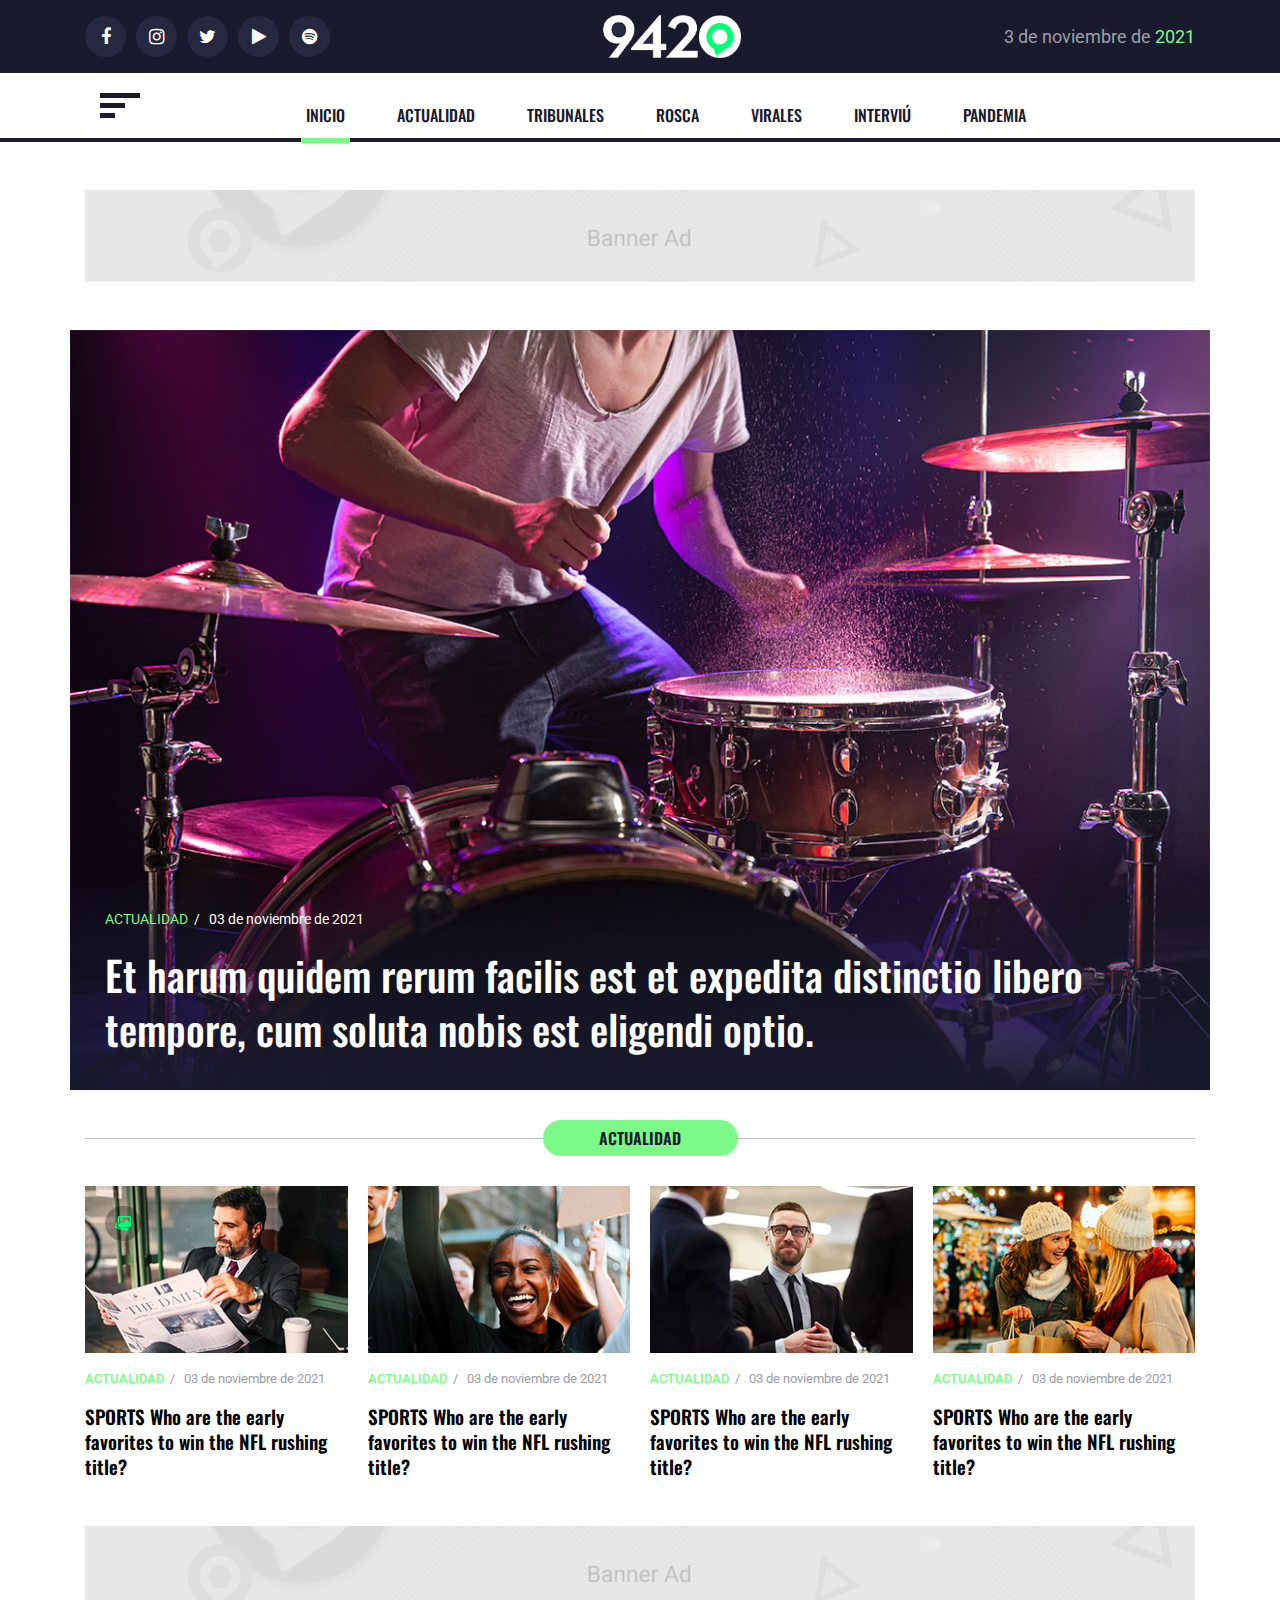
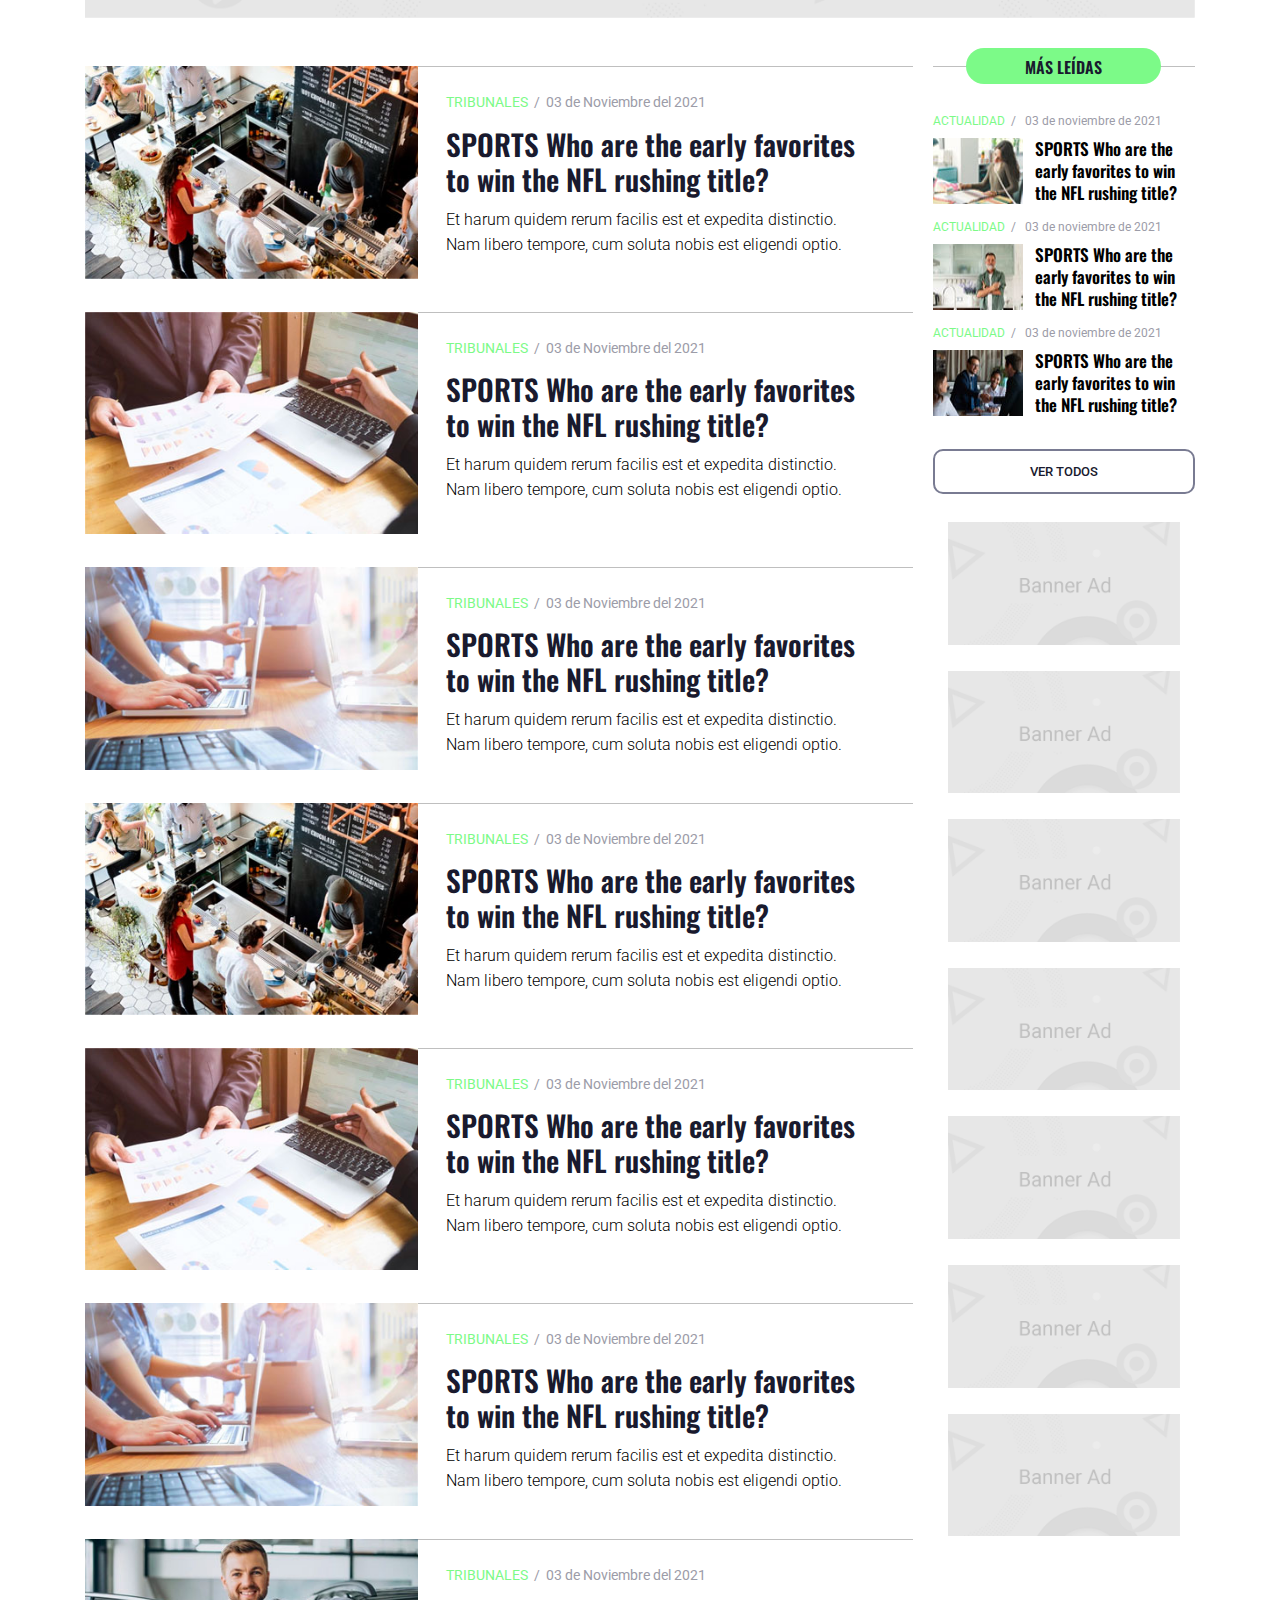
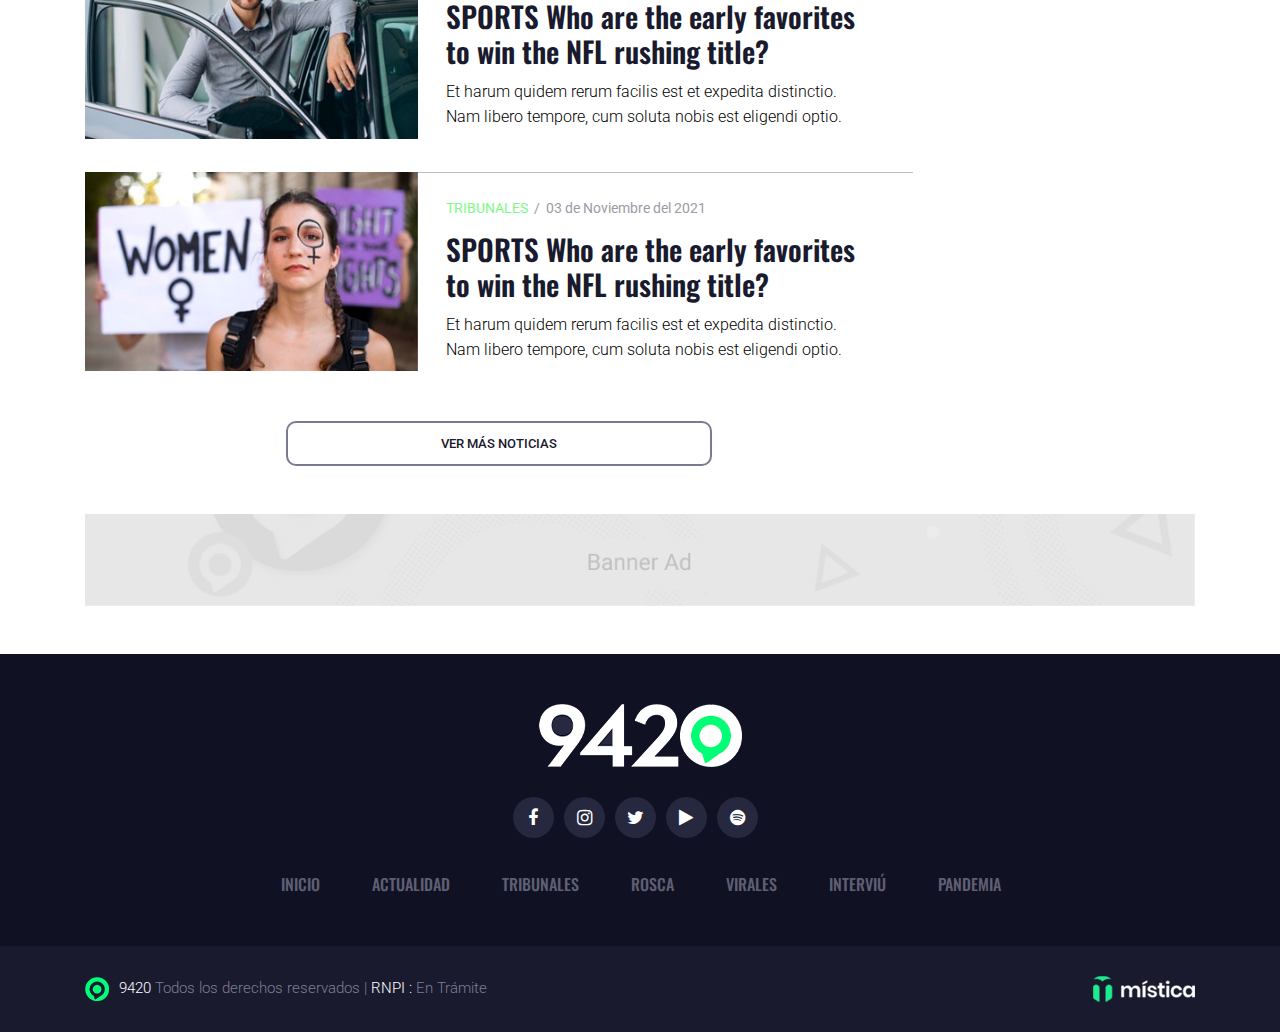
<file: listado.html>
<!DOCTYPE html>
<html dir="ltr" lang="en-US">
<head>
<meta charset="UTF-8">
<meta name="description" content="FHL">
<meta name="keywords" content="FHL">
<meta name="author" content="FHL">
<meta name="viewport" content="width=device-width, initial-scale=1, maximum-scale=1">
<title>9420 - Listado</title>
<link rel="shortcut icon" href="assets/images/favicon.ico" type="image/x-png">
<!-- External CSS -->
<link href="assets/css/owl.carousel.min.css" rel="stylesheet" type="text/css" media="all">
<link href="assets/css/font-awesome.min.css" rel="stylesheet" type="text/css" media="all">
<link href="assets/css/bootstrap.min.css" rel="stylesheet" type="text/css" media="all">
<link href="https://fonts.googleapis.com/css2?family=Oswald:wght@300;400;500;700&family=Roboto:wght@300;400;500;700;900&display=swap" rel="stylesheet"> 
<link href="assets/css/styles.css" rel="stylesheet" type="text/css" media="all">
<link href="assets/css/responsive.css" rel="stylesheet" type="text/css" media="all">
</head>
<body>

<!-- Header -->  
<header> 
  <div class="top-bar">
    <div class="container">       
      <div class="social">
        <a href="#0"><i class="fa fa-facebook" aria-hidden="true"></i></a>
        <a href="#0"><i class="fa fa-instagram" aria-hidden="true"></i></a>
        <a href="#0"><i class="fa fa-twitter" aria-hidden="true"></i></a>
        <a href="#0"><i class="fa fa-play" aria-hidden="true"></i></a>
        <a href="#0"><i class="fa fa-spotify" aria-hidden="true"></i></a>
      </div>      
      <a class="navbar-brand" href="#"><img src="assets/images/logo.png" alt="Lasa Papelera"></a>
      <span>3 de noviembre de <small>2021</small></span>
    </div>
  </div>
  <div class="navbar-wrap">
  <div class="container">
    <nav class="navbar navbar-expand-lg">
      <button class="navbar-toggler" type="button" data-toggle="collapse" data-target="#navbarSupportedContent" aria-controls="navbarSupportedContent" aria-expanded="false" aria-label="Toggle navigation">
        <span class="navbar-toggler-icon"></span>
      </button>
      <div class="collapse navbar-collapse" id="navbarSupportedContent">
        <a href="#0" class="toggle-menu">
          <span></span>
        </a>
        <ul class="navbar-nav m-auto">
          <li class="nav-item active">
            <a class="nav-link" href="#" id="navbarDropdown" role="button" data-toggle="dropdown" aria-haspopup="true" aria-expanded="false">
              inicio
            </a>
          </li>
          <li class="nav-item">
            <a class="nav-link" href="#0">ACTUALIDAD</a>
          </li>
          <li class="nav-item">
            <a class="nav-link" href="#0">Tribunales</a>
          </li>
          <li class="nav-item">
            <a class="nav-link" href="#0">ROSCA</a>
          </li>
          <li class="nav-item">
            <a class="nav-link" href="#0">VIRALES </a>
          </li>
          <li class="nav-item">
            <a class="nav-link" href="#0">Interviú</a>
          </li>
          <li class="nav-item">
            <a class="nav-link" href="#0">Pandemia</a>
          </li>
        </ul>     
      </div>
    </nav> 
  </div>
</div>
</header>

<div class="banner-space">
  <div class="container"><a href="#0"><img src="assets/images/banner01.png" alt="img"></a></div>
</div>

<!-- Banner -->
<section class="banner transp">
  <div class="banner-inner">
    <div class="container">
      <img src="assets/images/banner.jpg" alt="img" />
      <div class="banner-caption">
        <h2><a href="#0">ACTUALIDAD</a> <span>/</span> <span>03 de noviembre de 2021</span></h2>
        <h1><a href="#0">Et harum quidem rerum facilis est et expedita distinctio libero tempore, cum soluta nobis est eligendi optio.</a></h1>
      </div>
    </div>
  </div>
</section>

<!-- Top Results -->
<section class="top-results option-two">
  <div class="container">
    <div class="section-title">
      <h2>actualidad</h2>
    </div>
    <div class="row">
      <div class="col-lg-3 col-md-6">
        <div class="result-list">
          <a href="#0"><img src="assets/images/img03.jpg" class="w-100" alt="img"></a>
          <div class="result-tag"><img src="assets/images/img-icon.png" alt="img"></div>
          <h2><a href="#0">ACTUALIDAD</a> <span>/</span> <span>03 de noviembre de 2021</span></h2>
          <h3><a href="#0">SPORTS Who are the early favorites to win the NFL rushing title?</a></h3>
        </div>
      </div>
      <div class="col-lg-3 col-md-6">
        <div class="result-list">
          <a href="#0"><img src="assets/images/img04.jpg" class="w-100" alt="img"></a>
          <h2><a href="#0">ACTUALIDAD</a> <span>/</span> <span>03 de noviembre de 2021</span></h2>
          <h3><a href="#0">SPORTS Who are the early favorites to win the NFL rushing title?</a></h3>
        </div>
      </div>
      <div class="col-lg-3 col-md-6">
        <div class="result-list">
          <a href="#0"><img src="assets/images/img05.jpg" class="w-100" alt="img"></a>
          <h2><a href="#0">ACTUALIDAD</a> <span>/</span> <span>03 de noviembre de 2021</span></h2>
          <h3><a href="#0">SPORTS Who are the early favorites to win the NFL rushing title?</a></h3>
        </div>
      </div>
      <div class="col-lg-3 col-md-6">
        <div class="result-list">
          <a href="#0"><img src="assets/images/img06.jpg" class="w-100" alt="img"></a>
          <h2><a href="#0">ACTUALIDAD</a> <span>/</span> <span>03 de noviembre de 2021</span></h2>
          <h3><a href="#0">SPORTS Who are the early favorites to win the NFL rushing title?</a></h3>
        </div>
      </div>
    </div>
  </div>
</section>

<div class="banner-space">
  <div class="container"><a href="#0"><img src="assets/images/banner01.png" alt="img"></a></div>
</div>

<section class="templetes style-2 option-2">
  <div class="container">
  <div class="row main">
    <div class="col-xl-9">
      <div class="row temp">
        <div class="col-md-5">
          <img src="assets/images/temp4.jpg" alt="Templete4">
        </div> 
        <div class="col-md-7">
          <div class="templete-info">
          <h2><a href="#0">tribunales</a> <span>/</span><span>03 de Noviembre del 2021</span></h2>
          <h3><a href="#0">SPORTS Who are the early favorites to win the NFL rushing title?</a></h3>
          <p>Et harum quidem rerum facilis est et expedita distinctio. Nam libero tempore, cum soluta nobis est eligendi optio.</p>
        </div>
        </div>

        <div class="col-md-5">
          <img src="assets/images/temp5.jpg" alt="Templete5">
        </div> 
        <div class="col-md-7">
          <div class="templete-info">
          <h2><a href="#0">tribunales</a> <span>/</span><span>03 de Noviembre del 2021</span></h2>
          <h3><a href="#0">SPORTS Who are the early favorites to win the NFL rushing title?</a></h3>
          <p>Et harum quidem rerum facilis est et expedita distinctio. Nam libero tempore, cum soluta nobis est eligendi optio.</p>
        </div>
        </div>

        <div class="col-md-5">
          <img src="assets/images/temp6.jpg" alt="Templete6">
        </div> 
        <div class="col-md-7">
          <div class="templete-info">
          <h2><a href="#0">tribunales</a> <span>/</span><span>03 de Noviembre del 2021</span></h2>
          <h3><a href="#0">SPORTS Who are the early favorites to win the NFL rushing title?</a></h3>
          <p>Et harum quidem rerum facilis est et expedita distinctio. Nam libero tempore, cum soluta nobis est eligendi optio.</p>
        </div>
        </div>

        <div class="col-md-5">
          <img src="assets/images/temp4.jpg" alt="Templete4">
        </div> 
        <div class="col-md-7">
          <div class="templete-info">
          <h2><a href="#0">tribunales</a> <span>/</span><span>03 de Noviembre del 2021</span></h2>
          <h3><a href="#0">SPORTS Who are the early favorites to win the NFL rushing title?</a></h3>
          <p>Et harum quidem rerum facilis est et expedita distinctio. Nam libero tempore, cum soluta nobis est eligendi optio.</p>
        </div>
        </div>

        <div class="col-md-5">
          <img src="assets/images/temp5.jpg" alt="Templete5">
        </div> 
        <div class="col-md-7">
          <div class="templete-info">
          <h2><a href="#0">tribunales</a> <span>/</span><span>03 de Noviembre del 2021</span></h2>
          <h3><a href="#0">SPORTS Who are the early favorites to win the NFL rushing title?</a></h3>
          <p>Et harum quidem rerum facilis est et expedita distinctio. Nam libero tempore, cum soluta nobis est eligendi optio.</p>
        </div>
        </div>

        <div class="col-md-5">
          <img src="assets/images/temp6.jpg" alt="Templete6">
        </div> 
        <div class="col-md-7">
          <div class="templete-info">
          <h2><a href="#0">tribunales</a> <span>/</span><span>03 de Noviembre del 2021</span></h2>
          <h3><a href="#0">SPORTS Who are the early favorites to win the NFL rushing title?</a></h3>
          <p>Et harum quidem rerum facilis est et expedita distinctio. Nam libero tempore, cum soluta nobis est eligendi optio.</p>
        </div>
        </div>

        <div class="col-md-5">
          <img src="assets/images/temp3.jpg" alt="Templete6">
        </div> 
        <div class="col-md-7">
          <div class="templete-info">
          <h2><a href="#0">tribunales</a> <span>/</span><span>03 de Noviembre del 2021</span></h2>
          <h3><a href="#0">SPORTS Who are the early favorites to win the NFL rushing title?</a></h3>
          <p>Et harum quidem rerum facilis est et expedita distinctio. Nam libero tempore, cum soluta nobis est eligendi optio.</p>
        </div>
        </div>

        <div class="col-md-5">
          <img src="assets/images/temp1.jpg" alt="Templete6">
        </div> 
        <div class="col-md-7">
          <div class="templete-info">
          <h2><a href="#0">tribunales</a> <span>/</span><span>03 de Noviembre del 2021</span></h2>
          <h3><a href="#0">SPORTS Who are the early favorites to win the NFL rushing title?</a></h3>
          <p>Et harum quidem rerum facilis est et expedita distinctio. Nam libero tempore, cum soluta nobis est eligendi optio.</p>
        </div>
        </div>
        <div class="col-md-12"><a href="#0" class="btn">ver más noticias</a></div>
      </div>
    </div>
    <!-- left-section -->

        <div class="col-xl-3">
        <div class="section-title"><h2>más leídas</h2></div>
        <div class="row">
        <div class="slide col-xl-12 col-lg-4 col-sm-6">
          <div class="branding">
          <h2><a href="#0">ACTUALIDAD</a> <span>/</span> <span>03 de noviembre de 2021</span></h2>
          </div>
          <div class="podcast">
            <img src="assets/images/temp11.jpg" alt="Templete">
            <h3 class="templete-info-slide"><a href="#0">SPORTS Who are the early favorites to win the NFL rushing title?</a></h3>
          </div>
        </div>
        <div class="slide col-xl-12 col-lg-4 col-sm-6">
          <div class="branding">
          <h2><a href="#0">ACTUALIDAD</a> <span>/</span> <span>03 de noviembre de 2021</span></h2>
          </div>
          <div class="podcast">
            <img src="assets/images/temp22.jpg" alt="Templete">
            <h3 class="templete-info-slide"><a href="#0">SPORTS Who are the early favorites to win the NFL rushing title?</a></h3>
          </div>
        </div>
        <div class="slide col-xl-12 col-lg-4 col-sm-6">
          <div class="branding">
          <h2><a href="#0">ACTUALIDAD</a> <span>/</span> <span>03 de noviembre de 2021</span></h2>
          </div>
          <div class="podcast">
            <img src="assets/images/temp33.jpg" alt="Templete">
            <h3 class="templete-info-slide"><a href="#0">SPORTS Who are the early favorites to win the NFL rushing title?</a></h3>
          </div>
        </div>
      </div>
        <div class="button"><a href="#0" class="btn">ver todos</a></div>
        
      <div class="banner-space style-2">
        <div class="container"><a href="#0"><img src="assets/images/banner02.png" alt="img" class="w-100"></a></div>
      </div>

      <div class="banner-space style-2">
        <div class="container"><a href="#0"><img src="assets/images/banner02.png" alt="img" class="w-100"></a></div>
      </div>

      <div class="banner-space style-2">
        <div class="container"><a href="#0"><img src="assets/images/banner02.png" alt="img" class="w-100"></a></div>
      </div>

      <div class="banner-space style-2">
        <div class="container"><a href="#0"><img src="assets/images/banner02.png" alt="img" class="w-100"></a></div>
      </div>

      <div class="banner-space style-2">
        <div class="container"><a href="#0"><img src="assets/images/banner02.png" alt="img" class="w-100"></a></div>
      </div>

      <div class="banner-space style-2">
        <div class="container"><a href="#0"><img src="assets/images/banner02.png" alt="img" class="w-100"></a></div>
      </div>

      <div class="banner-space style-2">
        <div class="container"><a href="#0"><img src="assets/images/banner02.png" alt="img" class="w-100"></a></div>
      </div>

    </div>
    <!-- right-section -->
  </div>
</div>
</section>

<div class="banner-space">
  <div class="container"><a href="#0"><img src="assets/images/banner01.png" alt="img"></a></div>
</div> 


<footer>
  <div class="container">
  <div class="footer-logo">
    <a href="#0"><img src="assets/images/logo.png"> </a>
  </div>
  <div class="social">
        <a href="#0"><i class="fa fa-facebook" aria-hidden="true"></i></a>
        <a href="#0"><i class="fa fa-instagram" aria-hidden="true"></i></a>
        <a href="#0"><i class="fa fa-twitter" aria-hidden="true"></i></a>
        <a href="#0"><i class="fa fa-play" aria-hidden="true"></i></a>
        <a href="#0"><i class="fa fa-spotify" aria-hidden="true"></i></a>
      </div>
  <ul class="navbar-nav">
          <li class="nav-item active">
            <a class="nav-link" href="#" id="navbarDropdown" role="button" data-toggle="dropdown" aria-haspopup="true" aria-expanded="false">
              inicio
            </a>
          </li>
          <li class="nav-item">
            <a class=" nav-link" href="#0">ACTUALIDAD</a>
          </li>
          <li class="nav-item">
            <a class="nav-link" href="#0">Tribunales</a>
          </li>
          <li class="nav-item">
            <a class="nav-link" href="#0">ROSCA</a>
          </li>
          <li class="nav-item">
            <a class="nav-link" href="#0">VIRALES </a>
          </li>
          <li class="nav-item">
            <a class="nav-link" href="#0">Interviú</a>
          </li>
          <li class="nav-item">
            <a class="nav-link" href="#0">Pandemia</a>
          </li>
    </ul>
</div>
<div class="copyright">
  <div class="container">
  <div class="detail"><img src="assets/images/brand-logo.png"> 
       <p><span>9420</span> Todos los derechos reservados | <span>RNPI :</span> En Trámite</p>
  </div>
  <div class="branding">
    <a href="#0"><img src="assets/images/mistica.png"></a>
  </div>
</div>
</div>
</footer>


<!-- Scripts -->
<script src="assets/js/jquery.min.js"></script>
<script src="assets/js/bootstrap.bundle.min.js"></script>
<script src="assets/js/html5.min.js"></script>
<script src="assets/js/respond.min.js"></script>
<script src="assets/js/placeholders.min.js"></script>
<script src="assets/js/owl.carousel.min.js"></script>
<!-- <script src="https://maps.googleapis.com/maps/api/js?key=AIzaSyBWmUapFYTBXV3IJL9ggjT9Z1wppCER55g&callback=initMap"></script> -->
<script src="assets/js/scripts.js"></script>

</body>
</html>
</file>
<file: assets/css/styles.css>
/* Common CSS */
body {
  background: #fff;
  color: #615f74;
  font-family: 'Roboto', sans-serif;
  font-weight: 400;
  font-size: 14px;
  line-height: 1.42857143;
  text-rendering: auto;
  -webkit-font-smoothing: antialiased;
  -ms-font-smoothing: antialiased;
  overflow-x: hidden;
}
*, *:focus {
  outline: none;
}
.row {
  margin-left: -10px;
  margin-right: -10px;
}
[class*=col-md-],[class*=col-lg-],[class*=col-xl-] {
  padding-left: 10px;
  padding-right: 10px;
}
a {
  color: #000;
  transition: all ease .4s;
}
a:focus {
  outline: none;
  outline-offset: 0;
}
a:hover, a:focus {
  color: #7cfa87 !important;
  text-decoration: none;
}
img {
  max-width: 100%;
  border: none;
}
.btn.focus, .btn:focus {
  box-shadow: none;
  color: inherit;
}
h1, .h1, h2, .h2, h3, .h3, h4, .h4, h5, .h5, h6, .h6 {
  padding-bottom: 10px;
  margin-bottom: 0;
  font-weight: 600;
  line-height: 1.3;
}
h3,h2 {
  font-family: 'Oswald', sans-serif;
}
h2 {
  font-size: 18px;
  color: #9c9ca8;
  font-weight: 400;
}
h2 a {
  color: #7cfa87;
  text-transform: uppercase;
}
h2 span {
  padding: 0 3px;
}
p {
  margin: 0;
  font-family: 'Roboto', sans-serif;
}
button, button:focus {
  outline: none;
  outline-offset: 0;
}
::-webkit-input-placeholder {
  color: #8c8c8c !important;
  opacity: 1;
}
::-moz-placeholder {
  color: #8c8c8c !important;
  opacity: 1;
}
:-ms-input-placeholder {
  color: #8c8c8c !important;
  opacity: 1;
}
:-moz-placeholder {
  color: #8c8c8c !important;
  opacity: 1;
}
/* Form CSS */
label {
  display: block;
  padding-bottom: 4px;
  cursor: pointer;
  font-weight: 600;
  font-size: 18px;
}
.form-group {
  margin-bottom: 20px;
}
.form-group:after {
  display: block;
  clear: both;
  content: "";
}
.form-control {
  height: 54px;
  padding: 10px 24px;
  background: #f0f0f0;
  color: #7f7f7f;
  font-weight: 300;
  font-size: 18px;
  border-color: #f0f0f0;
  border-radius: 10px;
  appearance: none;
  transition: all ease .4s;
}
.form-control:focus {
  border-color: #f0f0f0;
  box-shadow: none;
}
.navbar-wrap {
  border-bottom: 4px solid #1c1d30;
}
textarea.form-control {
  height: 125px;
  resize: none;
}
input[type="submit"] {
  border: none;
}
select.form-control {
  padding: 10px 50px 10px 20px;
  background-image: url(../images/icon8@1x.png);
  background-position: 100% 50%;
  background-repeat: no-repeat;
  background-size: 18px auto;
  color: #3b3b3b;
  cursor: pointer;
}
select.form-control::-ms-expand {
  display: none;
}
/* Normal CSS */
.detail-page-bg {
  background-color: #f3f3f3;
}
.fa {
  vertical-align: middle;
}

.btn-primary {
  background-color: #52b7ba;
  border-color: #52b7ba;
  color: #fff;
}
.btn-secoundry {
  font-size: 15px;
  background-color: #eae2d2;
  border-color: #eae2d2;
  color: #3f1f2b;
  text-transform: uppercase;
}
.btn-secoundry:hover, .btn-secoundry:focus {
  background-color: #3f1f2b;
  border-color: #3f1f2b;
  color: #fff;
}

.social {
  display: flex;
  align-items: center;
  flex-wrap: wrap;
  margin-right: 0;
}
.social a {
  display: inline-block;
  width: 41px;
  height: 41px;
  color: #ffffff;
  text-align: center;
  display: inline-flex;
  align-items: center;
  justify-content: center;
  margin: 0 10px 0 0;
  background: #25283e;
  border-radius: 100%;
}
.social a .fa {
  font-size: 18px;
}
.social a:hover {
  background: #7cfa87;
  color: #191a2e !important;
}

/* Header CSS */
header {
  width: 100%;
  background: #fff;
  position: relative;
  z-index: 2;
}
.top-bar .container {
  display: flex;
  align-items: center;
  justify-content: space-between;
}
header .navbar-brand img {
  max-width: 139px;
}
.top-bar {
  background: #191a2e;
  padding: 10px 0;
}
.top-bar span {
  font-size: 18px;
  color: #9e9fa6;
}
.top-bar span small {
  font-size: 18px;
  color: #7cfa87;
}
.toggle {
  display: none;
  vertical-align: middle;
  width: 25px;
  height: 14px;
}
.toggle span {
  display: block;
  width: 100%;
  height: 3px;
  margin-top: 6px;
  background: #000000;
  position: relative;
  -webkit-transition: all ease .3s;
  -ms-transition: all ease .3s;
  transition: all ease .3s;
}
.toggle span:before, .toggle span:after {
  position: absolute;
  top: -7px;
  left: 0;
  width: 100%;
  height: 3px;
  background: #000000;
  content: "";
  -webkit-transition: all ease .3s;
  -ms-transition: all ease .3s;
  transition: all ease .3s;
  z-index: 1;
}
.toggle span:after {
  top: 7px;
}
.toggle.active span {
  background: none;
}
.toggle.active span:before {
  top: -6px;
  -webkit-transform: translateY(7px) rotateZ(-45deg);
  -ms-transform: translateY(7px) rotateZ(-45deg);
  transform: translateY(7px) rotateZ(-45deg);
}
.toggle.active span:after {
  top: 6px;
  -webkit-transform: translateY(-5px) rotateZ(45deg);
  -ms-transform: translateY(-5px) rotateZ(45deg);
  transform: translateY(-5px) rotateZ(45deg);
}
.navbar-collapse {
  margin-left: 30px;
}
.navbar-expand-lg .navbar-nav {
  border-color: #e6e6e6;
}
.navbar {
  padding: 0;
}
.navbar-nav {
  margin-right: 20px;
  align-items: center;
}
.navbar-nav .nav-item {
  padding: 0 21px;
  position: relative;
}
.navbar-expand-lg .navbar-nav {
  margin-right: 0;
}
.navbar-nav .nav-item:last-child {
  padding-right: 0;
}
.navbar-nav .nav-item .nav-link {
  font-size: 16px;
  font-weight: 500;
  color: #191a2e;
  padding: 0;
  height: 65px;
  line-height: 65px;
  position: relative;
  text-transform: uppercase;
  font-family: 'Oswald', sans-serif;
}
.navbar-nav .nav-item .nav-link:after {
  position: absolute;
  bottom: -5px;
  left: 0;
  width: 0;
  height: 5px;
  background: #7cfa87;
  content: "";
  transition: all ease .4s;
}
header .navbar-nav .nav-item .nav-link:hover:after, header .navbar-nav .nav-item.active .nav-link:after {
  width: 100%;
}
.toggle-menu {
  position: absolute;
  top: 10px;
  left: 15px;
  z-index: 0;
}
.toggle-menu span {
  width: 40px;
  height: 5px;
  background: #191a2e;
  display: inline-block;
}
.toggle-menu span:before {
  content: "";
  width: 25px;
  height: 5px;
  background: #191a2e;
  position: absolute;
  top: 20px;
  left: 0;
  z-index: 0;
}
.toggle-menu span:after {
  content: "";
  width: 15px;
  height: 5px;
  background: #191a2e;
  position: absolute;
  top: 30px;
  left: 0;
  z-index: 0;
}

/* Banner CSS */
.banner {
  background: #191a2e;
  width: 100%;
  position: relative;
}
.banner:before {
  content: "";
  position: absolute;
  bottom: 0;
  left: 0;
  z-index: 1;
  width: 100%;
  height: 410px;
  background: #fff;
}
.style-2.banner:before {
  height: 130px;
}
.banner-inner {
  position: relative;
  padding: 65px 0 35px;
}
.banner-inner .container {
  position: relative;
  z-index: 1;
}
.banner-inner:before {
  position: absolute;
  top: -200px;
  left: 0;
  z-index: 0;
  background: url(../images/banner-left.png) no-repeat 2% 50%;
  width: 100%;
  height: 100%;
  content: "";
}
.banner-inner:after {
  position: absolute;
  top: -200px;
  right: 0;
  z-index: 0;
  background: url(../images/banner-right.png) no-repeat 98% 50%;
  width: 100%;
  height: 100%;
  content: "";
}
.banner.option-2 .banner-inner {
  padding: 0 0 40px;
}
.banner-caption {
  position: absolute;
  bottom: 0;
  left: 0;
  width: 100%;
  z-index: 0;
  background: rgb(25,26,46);
  background: linear-gradient(0deg, rgba(25,26,46,1) 0%, rgba(25,26,46,0.4542191876750701) 72%, rgba(25,26,46,0) 100%);
  padding: 35px;
}
.banner-inner .container {
  padding-right: 0;
  padding-left: 0;
}
.banner-caption.style-2 {
  background: transparent;
  position: static;
  padding: 0;
}
.banner-description {
  color: #d6d6d8; 
  font-size: 16px;
  font-weight: 300;
  line-height: 25px;
  font-family: 'Roboto', sans-serif;
  padding-top: 20px;
}
.style-2.banner-caption h1 {
  line-height: 44px;
}
.banner-caption h1 {
  font-family: 'Oswald', sans-serif;
  font-size: 41px;
  color: #fff;
  font-weight: 500;
  margin: 0;
  padding: 0;
}
.banner-caption h1 a {
  color: #fff;
}
.banner-caption h1 a:hover {
  color: #7cfa87;
}
.banner-caption h2 {
  font-size: 14px;
  font-weight: 400;
  color: #fff;
  font-weight: 400;
  font-family: 'Roboto';
  padding-bottom: 20px;
}
.banner-caption h2 a {
  color: #7cfa87;
}
.banner-inner .container img {
  width: 100%;
  object-fit: cover;
}
.banner.transp,.banner.transp .banner-inner:before,.banner.transp .banner-inner:after,.banner.transp .transp.banner:before {
  background: transparent;
}
.banner.transp .banner-inner {
  padding-top: 0;
}
.top-results{
  padding-bottom: 35px;
}
.top-results.option-two {
  padding-bottom: 0;
}
.result-list {
  position: relative;
}
.result-info {
  position: absolute;
  bottom: 0;
  left: 0;
  width: 100%;
  background: rgb(25,26,46);
  background: linear-gradient(0deg, rgba(25,26,46,1) 0%, rgba(25,26,46,0.4542191876750701) 72%, rgba(25,26,46,0) 100%);
  padding: 50px 35px 20px 35px;
}
.result-info h2 {
  font-size: 14px;
  font-weight: 400;
  color: #fff;
  font-family: 'Roboto';
  font-weight: 400;
  padding-bottom: 15px;
}
.result-info h2 a {
  color: #7cfa87;
}
.result-info h3 {
  color: #fff;
  font-size: 32px;
}
.result-info h3 a {
  color: #fff;
}
.top-results [class*=col-md-]:first-child .result-tag {
  min-width: 100px;
}
.top-results.option-two [class*=col-md-]:first-child .result-tag {
  min-width: initial;
}
.result-tag {
  position: absolute;
  top: 40px;
  left: 40px;
  z-index: 1;
  padding: 10px;
  background: rgba(0, 0, 0, 0.3);
  border-radius: 60px;
  font-family: 'Oswald', sans-serif;
  font-size: 15px;
  height: 35px;
  width: 36px;
  color: #7cfa88;
  text-transform: uppercase;
  text-align: center;
  display: flex;
  justify-content: center;
  align-items: center;
  grid-column-gap: 8px;
}
.option-two h2 {
  padding: 18px 0 16px;
  font-size: 13px;
}
.option-two h2 a {
  font-weight: 500;
}
.option-two h3 {
  font-size: 19px;
  padding-bottom: 0;
}
.option-two .result-tag {
  top: 20px;
  left: 20px;
}
.banner-space {
  padding: 48px 0;
}
.banner-space.style-2 {
  padding: 13px 0;
}
.templetes.listing .section-title {
  margin-top: 15px;
}
.banner.option-2 {
  overflow: hidden;
}

.banner.option-2 .container {
  position: relative;
  z-index: 1;
}
.option-2.banner:before {
  display: none;
}
.section-title {
  position: relative;
}
.section-title:after {
  content: '';
  position: absolute;
  top: 50%;
  left: 0;
  width: 100%;
  height: 1px;
  background-color: #bfbfbf;
  z-index: 0;
}
.section-title h2 {
  font-size: 16px;
  font-family: 'Oswald', sans-serif;
  font-weight: 600;
  color: #191a2e;
  text-transform: uppercase;
  text-align: center;
  margin: auto;
  padding: 8px 38px;
  position: relative;
  z-index: 1;
  max-width: 195px;
  height: 36px;
  background-color: #7cfa88;
  border-radius: 30px;
  margin: 30px auto;
}
.btn {
  color: #191a2e;
  font-size: 13px;
  background: transparent;
  border: 2px solid #797b92;
  border-radius: 10px;
  text-transform: uppercase;
  display: flex;
  justify-content: center;
  align-items: center;
  text-align: center;
  width: 100%;
  min-height: 45px;
  padding: 6px;
  font-family: 'Roboto', sans-serif;
  font-weight: 500;
  transition: 0.4s all ease;
}
.btn img {
  padding: 0 10px;
}
.btn:hover {
  background-color: #7cfa88;
  color: #191a2e !important;
  border-color: #7cfa88;
}
.templetes .btn {
  max-width: 426px;
  margin: auto;
  margin-top: 17px;
} 
.templetes .section-title {
  margin-top: -18px;
}
.option-2 .banner-inner .container .btn img {
  width: initial;
}
.option-2 .banner-inner .container .btn:hover img {
  filter: initial;
}
.option-2 .banner-inner:after,.option-2 .banner-inner:before {
  top: 0;
}
.banner.option-2 .row .row {
  grid-row-gap: 15px;
}
.templetes .row .temp [class*=col-md-]:nth-child(even) {
  position: relative;
}
.templetes .row .temp [class*=col-md-]:nth-child(even):after {
  position: absolute;
  content: '';
  width: 100%;
  height: 1px;
  top: 0;
  left: -10px;
  background-color: #bfbfbf;
}
.yt-videos .video-wrap {
  overflow: hidden;
}
.yt-videos .video-wrap iframe {
  transition: 0.4s all ease;
}
.yt-videos .video-wrap:hover iframe {
  transform: scale(1.2);
}
.ytp-large-play-button {
    position: absolute;
    left: 50%;
    top: 50%;
    width: 38px;
    height: 18px;
    margin-left: -34px;
    margin-top: -24px;
}
.templetes .top-results .section-title h2 {
  max-width: 210px;
}
.templetes .top-results .result-list {
  padding-bottom: 24px;
}
.templetes .top-results .btn {
  margin-top: 0;
}
.templetes .top-results {
  padding-bottom: 22px;
}
.templetes .top-results .result-list h2 {
  font-family: 'Roboto';
  font-weight: 400;
  margin-top: 20px;
  font-size: 14px;
}
.option-two .result-list h2 {
  font-family: 'Roboto';
  font-weight: 400;
}
.templetes .top-results .result-list h3 {
  font-size: 19px;
}
.templete-info {
  padding: 27px 50px 0 8px;
}
.templete-info h2 {
  font-family: 'Roboto';
  font-weight: 400;
  font-size: 14px;
  font-weight: 400;
  padding-bottom: 15px;
}
.templete-info h2 a {
  color: #7cfa87;
}
.templete-info h2 span {
  color: #9c9ca8;
}
.templete-info h3 {
  line-height: 34px;
}
.templete-info h3 a {
  color: #191a2e;
  line-height: 34px;
  font-size: 29px;
  font-family: 'Oswald', sans-serif;
  font-weight: 600;
}
.top-results.detail-pg-space .section-title h2 {
  max-width: 275px;
}
.templete-info p {
  color: #000;
  line-height: 25px;
  font-size: 16px;
  font-family: 'Roboto', sans-serif;
  font-weight: 300;
}
.templetes .row .temp [class*=col-md-] {
  padding-bottom: 33px;
}
.templetes .row .temp [class*=col-md-]:last-child {
  padding-bottom: 0;
}
.templetes .button {
  margin-bottom: 15px;
}
.templetes.style-2 .row .temp [class*=col-md-]:nth-child(5),
.templetes.style-2 .row .temp [class*=col-md-]:nth-child(6) {
  padding-bottom: 33px;
}
.templetes .section-title h2 {
  margin-top: 0;
  min-width: 163px;
  padding: 9px 19px;
}
.templetes .slide .podcast {
  display: flex;
  padding-bottom: 16px;
}
.templetes .slide .podcast img {
  width: 40%;
}
.templetes .slide .podcast .templete-info-slide {
  font-size: 17px;
  padding-left: 12px;
}
.templetes .slide.row {
  margin-left: -6px;
  margin-right: -6px;
}
.templetes .slide.row [class*=col-md-] {
  padding-left: 6px;
  padding-right: 6px;
}
.slide h2 {
  font-size: 12px;
  font-family: 'Roboto', sans-serif;
  font-weight: 400;
  width: 100%;
}
.templetes .slide h2 {
    padding-bottom: 8px;
}
.templetes .slide [class*=col-md-] img {
  padding-top: 4px;
}
.templetes .slide [class*=col-md-] h2 a img {
  padding-top: 0;
}
.templetes .slide .templete-info-slide {
  padding: 0;
}
.templetes .slide .templete-info-slide h3 {
  font-size: inherit;
  padding: 0;
  padding-bottom: 4px;
  margin-right: -10px;
  line-height: 20px;
}
.templetes .slide .templete-info-slide h3 a {
  font-size: 18px;
  color: #191a2e;
  font-family: 'Oswald', sans-serif;
  font-weight: 600;
}
.mini-templete {
  margin-bottom: 15px;
}
.owl-nav {
  font-size: 100px;
}
.owl-nav button:hover   {
  color: #7cfa88;
}
.owl-nav .owl-prev,.owl-nav .owl-next {
  position: absolute;
  top: 50%;
  margin-top: -70px;
}
.owl-nav .owl-prev {
    left: -85px;
}
.owl-nav .owl-next {
    right: -35px;
}
.owl-carousel .owl-nav button:hover.owl-next:after,.owl-carousel .owl-nav button:hover.owl-prev:after {
    filter: inherit;
}
.owl-carousel .owl-nav .owl-prev:after {
  transform: rotate(180deg);
} 
.owl-carousel .owl-nav button span {
  display: none;
}
.owl-carousel .owl-nav button:after {
  content: '';
  position: absolute;
  top: 50%;
  width: 50px;
  height: 100px;
  background-image: url(../images/slider-arrow2.png);
  background-position: center;
  background-size: 25px;
  background-repeat: no-repeat;
  filter: grayscale(1);
  transition: 0.4s all ease;
}
.owl-nav {
  transition: 0.4s all ease;
}
.owl-dots {
  text-align: center;
  margin-top: 25px;
}
.slider-for .owl-dots {
  display: none;
}
.owl-carousel button.owl-dot {
  display: inline-flex;
  background-color: #3c4058 !important;
  color: inherit;
  border: none;
  margin: 4px;
  border-radius: 50%;
  padding: 6px !important; 
  font: inherit;
  transition: 0.3s all ease;
}
.owl-carousel button.owl-dot.active {
  padding: 4px 14px !important;
  border-radius: 10px;
  background-color: #7cfa88 !important;
}
.owl-carousel .owl-nav button.owl-next0, .owl-carousel .owl-nav button.owl-prev {
  transition: 0.4s all ease;
}
.owl-carousel .owl-nav button.owl-next:hover, .owl-carousel .owl-nav button.owl-prev:hover {
  color: #7cfa88;
}
.option-2 .banner-inner .container .owl-carousel img {
  filter: inherit;
}
.top-results.detail-pg-space .result-list {
  margin-bottom: 20px;
}
.top-results.detail-pg-space .result-list .result-tag {
  display: none;
}
.top-results.detail-pg-space {
  padding-bottom: 30px;
}
.show-present {
  padding-bottom: 15px;
  position: relative;
}
.yt-videos .thumb .video-wrap {
  position: relative;
  overflow: hidden;
}/*
.yt-videos .thumb .video-wrap:before {
  position: absolute;
  content: '';
  width: 100%;
  height: 100%;
  background-image: url(../images/iframe-thumb.png);
  background-repeat: no-repeat;
  background-size: cover;
  top: 0;
  left: 0;
  z-index: 1111;
}
.*/.yt-videos .mini .video-wrap {
  position: relative;
  overflow: hidden;
}/*
.yt-videos .mini .video-wrap:before {
  position: absolute;
  content: '';
  width: 100%;
  height: 100%;
  background-image: url(../images/iframe-thumb.png);
  background-repeat: no-repeat;
  background-size: cover;
  top: 0;
  left: 0;
  z-index: 1111;
}*/
.banner .banner-inner .btn {
  color: #797b92;
}
.banner .banner-inner .btn:hover {
  border-color: #7cfa88;
  background: transparent;
  color: #797b92 !important;
}
.banner .banner-inner .btn:focus {
  border-color: #7cfa88;
}
.show-present .expand {
  position: absolute;;
  bottom: -15px;
  right: 42px;
  background-color: #191a2e;
  color: #7cfa88;
  font-size: 13px;
  font-family: 'Oswald', sans-serif;
  font-weight: 600;
  height: 62px;
  width: 62px;
  display: flex;
  flex-direction: column;
  justify-content: center;
  align-items: center;
  border-radius: 50%;
  animation: MoveUpDown 2s linear infinite;
}
@keyframes MoveUpDown {
  0%, 100% {
    bottom: -10px;
  }
  50% {
    bottom: -20px;
  }
} 
header .navbar-expand-lg .navbar-collapse.show,.navbar.navbar-expand-lg,header .navbar-expand-lg .navbar-nav {
  transition: 0.5s all ease;
}
.show-present .owl-nav {
  display: none;
}
.show-present .owl-carousel .owl-item.active:first-child {
  box-shadow: rgba(124, 250, 136, 0.8) 0px 1px 4px, rgb(124, 250, 136) 0px 0px 0px 3px;
}
.show-present .expand img {
  padding: 3px;
}
.show-present .section-title {
  display: flex;
  align-items: center;
  margin-bottom: 27px;
}
.show-present .section-title h2 {
  margin-left: 0;
  margin-right: 10px;
  margin-bottom: 0;
}
.show-present .section-title:after {
  display: none;
}
.show-caption h1 {
    font-family: 'Oswald', sans-serif;
    font-size: 44px;
    color: #191a2e;
    line-height: 53px;
    font-weight: 600;
    margin: 0;
    padding: 0;
    padding-bottom: 30px;
}
.show-caption p {
    font-size: 18px;
    color: #191a2e;
    font-weight: 300;
    margin-bottom: 45px;
}
.show-details {
  padding: 28px 46px;
  background-color: #fff;
  box-shadow: rgba(0, 0, 0, 0.16) 0px 1px 4px;
}
.show-details .owl-dots {
  display: none;
}
.show-details .owl-carousel {
  margin-bottom: 36px;
}
.show-details .social-media [class*=col-md-] {
  padding-left: 3px;
  padding-right: 3px;
}
.show-details .social-media .row {
  margin-left: -3px;
  margin-right: -3px;
}
.show-details .social-media {
  padding: 22px 0;
  border-top: solid 1px #dcdcdc;
  border-bottom: solid 1px #dcdcdc;
  margin-bottom: 40px;
}
.show-details .social-media a {
  color: #fff;
  font-size: 14px;
  font-weight: 400;
  font-family: 'Roboto', sans-serif;
  display: flex;
  justify-content: center;
  align-items: center;
  border-radius: 10px;
  width: 100%;
  padding: 10px;
}
.show-details .social-media a img {
  margin-right: 13px;
}
.show-details .social-media a.facebook {
  background-color: #324990;
}
.show-details .social-media a.twitter {
  background-color: #3f86e6;
}
.show-details .social-media a.telegram {
  background-color: #79b0fb;
}
.show-details .social-media a.whatsapp {
  background-color: #57cf62;
}
.show-details .voting {
  text-align: center;
  border: solid 3px #dcdcdc;
  padding: 27px 0 30px;
  border-radius: 10px;
  margin-bottom: 44px;
}
.banner-space.style-1 {
  padding-bottom: 15px;
}
.banner.transp .banner-inner {
  padding-bottom: 0;  
}
.show-details .voting h2 {
   font-size: 22px;
   font-weight: 600;
   color: #191a2e;
   line-height: 27px;
   padding-bottom: 20px;
}
.show-details .voting .vote {
   padding: 10px 44px;
   background-color: #7cfa88;
   border-radius: 10px;
   font-size: 24px;
   font-family: 'Roboto', sans-serif;
   font-weight: 900;
   color: #191a2e;
   text-transform: uppercase;
   border: solid 1px #7cfa88;
   margin: 0 18px;
}
.show-details .voting a:hover,.show-details .voting a:focus {
  background-color: transparent;
  color: #191919;
}
.show-details .voting .vote-list span {
  font-size: 17px;
  font-family: 'Roboto', sans-serif;
  font-weight: 300;
  text-transform: uppercase;
}
.show-details .description {
  font-size: 16px;
  font-weight: 300;
  line-height: 31px;
  padding: 47px 0;
  border-top: solid 1px #ededed;
  border-bottom: solid 1px #ededed;
}
.show-details .description span {
  float: left;
  line-height: 60px;
  font-size: 55px;
  padding-right: 10px;
  font-family: 'Oswald', sans-serif;
  font-weight: 600;
  color: #191a2e; 
}
.show-details .comments-counting {
  display: flex;
  justify-content: space-between;
  align-items: center;
  padding: 37px 0;
}
.show-details .comments-counting .counting {
  color: #191919;
  font-size: 18px;
  font-weight: 600;
}
.show-details .comments-counting .category {
  color: #191919;
  font-size: 13px;
  font-weight: 500;
  position: relative;
}
textarea::-webkit-input-placeholder {
color: #696969 !important;
}

textarea:-moz-placeholder {
color: #696969 !important;  
}

textarea::-moz-placeholder {
color: #696969 !important;  
}

textarea:-ms-input-placeholder {
color: #696969 !important;  
}
.show-details .comments-counting .category select {
  color: #191919;
  font-size: 13px;
  font-weight: 500;
  border-color: #dee0e2;
  -webkit-appearance: none;
  -ms-appearance: none;
  -moz-appearance: none;
  margin-left: 5px;
  padding: 4px 18px 3px 8px;
  border-radius: 3px;
  z-index: 1;
  font-family: 'Oswald'
  background-color: #f5f6f7;
}
.show-details .comments-counting .category:after {
  position: absolute;
  right: 6px;
  top: 50%;
  transform: translateY(-50%);
  content: '';
  width: 7px;
  height: 9px;
  background-image: url(../images/double-arrow.png);
  z-index: 9;
}
.show-details .comments.row {
  margin-left: 0;
  margin-right: 0;
  padding-top: 24px;
  padding-bottom: 24px;
  border-top: solid 1px #ededed;
  border-bottom: solid 1px #ededed;
}
.show-details .comments.row [class*=col-md-] {
  padding-left: 0;
  padding-right: 0;
}
.show-details .comments textarea {
  padding: 10px;
  margin-left: 10px;
  resize: none;
}
.show-details .social-link {
  color: #4b6199;
  font-size: 13px;
  display: flex;
  align-items: baseline;
  padding: 10px 0;
  line-height: 14px;
}
.show-details .comments textarea {
  border: 1px solid #dadcdf;
  transition: 0.2s all ease;
}
.show-details .social-media a:hover,.show-details .social-media a:focus {
  box-shadow: rgb(100 100 111 / 40%) 0px 0px 20px 0;
  color: #fff !important;
}
.navbar-nav .nav-item .nav-link:hover {
  color: #191a2e !important;
}
footer .navbar-nav .nav-item .nav-link:hover {
  color: #7cfa88 !important;
}
.show-details .social-link img {
  padding-right: 5px;
}
.show-present.style-2 {
  margin-top: 50px;
}
.show-present.style-2 .show-details .description {
  border: none;
  padding: 0;
}
.show-present.style-2 .show-details {
  padding: 39px 46px 66px;
}
.show-present.style-2 .show-details .social-media {
  margin-bottom: 25px;
}
.show-present.style-2 .social-media {
  display: flex;
  justify-content: flex-end;
}
.show-present.style-2 .show-details .social-media a {
  width: 41px;
  height: 41px;
  margin: 4px;
}
.show-present.style-2 .show-details .social-media a img {
  margin-right: initial;
}
.slick-prev {
  left: -15px;
}
.slick-next {
  right: -15px;
}
.slick-prev, .slick-next {
  color: #000;
  z-index: 1;
  width: 42px;
  height: 42px;
  border-radius: 50%;
  background-color: #cdcdcd;
}
.slick-prev:before, .slick-next:before {
  content: none;
}
.slick-arrow {
  z-index: 2;
  transition: 0.5s all ease;
}
.slick-arrow:hover,.slick-arrow:focus {
  filter: initial;
  background-color: #191a2e;
}
.slick-arrow:after {
  position: absolute;
  content: '';
  top: 16px;
  left: 18px;
  width: 10px;
  height: 10px;
  border-top: 2px solid #fff;
  border-left: 2px solid #fff;
  transform: rotate(-45deg);
}
.slick-arrow.slick-next:after {
  left: 13px;
  transform: rotate(135deg);
}
.slick-prev:hover, .slick-prev:focus, .slick-next:hover, .slick-next:focus {
  color: inherit;
  z-index: 1;
  background-color: #191a2e;
  filter: initial;
}
.slick-arrow:hover.slick-arrow:after {
  border-color: #7cfa88;
}
.slider-nav {
  margin-bottom: 36px;
}
.slider-nav .slick-slide {
  margin: 0 10px;
  width: 141px;
}
.slider-nav .slick-slide.slick-current img {
  border: 4px solid #7cfa88;
}
footer {
  background-color: #111124;
  display: flex;
  justify-content: center;
  flex-direction: column;
  text-align: center;
}
footer .container:not(.copyright .container) {
  margin: 50px auto 30px;
} 
footer .social {
  justify-content: center;
  margin: 30px 0 25px;
}
footer .navbar-nav {
  display: flex;
  flex-direction: row;
  justify-content: center;
  align-items: center;
}
footer .navbar-nav .nav-item .nav-link {
  color: #5e5f73 ;
  line-height: inherit;
  height: inherit;
  padding-bottom: 20px;
}
footer .copyright {
  background-color: #191a2e;
  padding: 30px 0;
}
footer .copyright .container {
  display: flex;
  justify-content: space-between;
  align-items: center;
}
.copyright .detail {
  display: flex;
  align-items: center;
  grid-column-gap: 10px;
}
.copyright .detail p {
  color: #7c7e95;
  font-weight: 300;
  font-size: 15px;
}
.copyright .detail p span {
  color: #fff;
}
</file>
<file: assets/css/responsive.css>
@media screen and (min-width: 1440px) {
	.container {
	  max-width: 1170px;
	  padding: 0;
	}
}

@media screen and (max-width: 1549px) {
	.navbar-nav .nav-item .nav-link, .whatsapp-box a {
		font-size: 16px;
	}
	.whatsapp-box {
		padding-right: 20px;
		margin-right: 5px;
	}
	.navbar-brand {
		margin-right: 0;
	}
	.product-listing .container, .testimonials .container, .latest-block .container {
		max-width: 1280px;
	}
	.product-details .icon-box {
		margin: 0 5px;
	}
	.product-details .whatsapp-box {
		margin: 0;
	}
	.banner form {
		width: 100%;
	}
}

@media screen and (max-width: 1449px) {
	.navbar-nav .nav-item .nav-link {
		padding: 10px 5px;
	}
	.testimonials .owl-nav {
		display: none !important;
	}
	.footer-info-item ul li a {
		font-size: 15px;
	}
	.owl-carousel .owl-nav button.owl-prev, .owl-carousel .owl-nav button.owl-next {
		display: none;
	}
	.buy-or-save .container {
		max-width: 100%;
		padding-left: 58px;
	}
}

@media screen and (max-width: 1359px) {
	
	.footer-info-item ul li a {
		font-size: 13px;
	}
	.blog-item small {
		font-size: 14px;
	}
	.blog-item a {
		font-size: 13px;
	}
	.blog-item a i {
		margin-left: 5px;
	}
	.product-category .btn {
		font-size: 16px;
		min-width: 150px;
	}
	.product-category .navbar-nav .nav-item > .nav-link {
		font-size: 15px;
	}
	.product-category .dropdown-menu {
		left: 0;
	}
	.banner .carousel-inner .carousel-caption .btn {
		background-position: 15% 18px;
	}
	.banner .carousel-inner .carousel-caption .btn:hover, .banner .carousel-inner .carousel-caption .btn:focus {
		background-position: 15% -164px;
	}
	.product-details .btn {
		min-width: 175px;
	}
}

@media screen and (max-width: 1199px) {
	.top-bar {
    padding: 10px 5px;
    }
    .banner-space.style-1 {
  		padding-top: 0;
  		padding-bottom: 0;
    }
    .templetes.listing .section-title {
    	margin-bottom: 30px;
    }
    .templetes .top-results .btn {
    	margin-top: 20px;
    }
    .banner:before {
    	height: 220px;
    }
    .templetes .slide h2 {
	padding: 8px 0 15px;
    }
	header .container {
		max-width: 100%;
	}
	.templetes .row .temp [class*=col-md-]:last-child {
		padding-bottom: 63px;
	}
	.show-caption h1 {
		font-size: 40px;
	}
	.templetes .slide .podcast .templete-info-slide {
		padding-top: 5px;
	}
	.show-caption p {
		margin-bottom: 25px;
	}
	.show-present .section-title {
		margin-bottom: 15px;
	}
	.show-present.style-2 {
		margin-top: 30px;
	}
    .show-present.style-2 .show-details .social-media {
    	margin-bottom: 18px;
    }
	.show-details .social-media {
		padding: 9px 0;
	}
	.show-details {
		padding: 18px 46px;
	}
	.show-details .voting h2 {
		line-height: 32px;
	}
	.show-details .description,.show-details .comments-counting {
		padding: 18px 0;
	}
	.slider-nav {
    margin-bottom: 18px;
    } 
    .show-details .voting {
    	padding: 28px 10px;
    }
    .show-details .voting .vote {
    padding: 5px 30px; 
    }
	.show-caption h1 {
		padding-bottom: 10px;
	}
	.result-tag {
		top: 20px;
		left: 20px;
	}
	header {
		padding-top: 0;
		padding-bottom: 0;
	}
	.navbar-brand img {
		max-width: 80%;
	}
	.navbar-nav .nav-item .nav-link, .whatsapp-box a {
		font-size: 15px;
	}
  .style-2.banner-caption h1 {
  	font-size: 30px;
  	line-height: 32px;
  }
  .templetes .slide .templete-info-slide h3 a {
  	font-size: 16px;
  }
  .result-info h3 {
  	font-size: 26px;
  }
  .templete-info h3 {
  	line-height: 1;
  }
  .templete-info h3 a {
  	font-size: 22px;
  	line-height: 24px;
  }
  .templete-info h2{
	padding-bottom: 10px;
  }
  .templete-info p {
	line-height: 22px;
  }
  .templetes .slide {
  	margin-bottom: 2px;
  }
  .templetes .slide .templete-info-slide h3 {
  	padding-right: 16px;
  	padding-bottom: 3px;
  }
  .templetes .btn {
  	margin-top: 20px;
  }
  .templetes .section-title h2 {
  	margin-bottom: 0;
  }
  .banner .carousel-inner .carousel-caption h1 {
  	font-size: 85px;
  }
  .has-service {
  	padding: 30px 16px;
  }  
  .latest-block {
  	padding-bottom: 30px;
  }
  .latest-block [class*="col-"] {
  	padding-bottom: 30px;
  }
  footer [class*="col-"] {
  	-ms-flex: 0 0 33.333%;
		flex: 0 0 33.333%;
		max-width: 33.333%;
		padding-bottom: 50px;
  }
  footer .form-control {
  	width: 77.5%;
  }
  footer .copyright {
  	padding: 30px 5px;
  }
  .footer-info-item ul li a {
  	font-size: 15px;
  }
  .banner .carousel-inner .carousel-caption h1 {
  	font-size: 75px;
  }
  .carousel .carousel-control-prev, .carousel .carousel-control-next {
  	left: 25px;
  }
  .carousel .carousel-control-next {
  	left: auto;
  	right: 25px;
  }
  .how-it-works .row {
  	background-size: 530px auto;
  	background-position: 51% 20px;
  }

	.templetes.listing .section-title h2 {
		min-width: 163px;
	}
  .product-category .navbar-nav {
  	display: block;
  }
  .product-category .navbar-nav .nav-item {
  	display: inline-block;
  	vertical-align: middle;
  	width: 19%;
  	padding: 0 0 5px;
  }
  .product-category .navbar-nav .nav-item > .nav-link {
  	font-size: 13px;
  	min-width: 175px;
  }
  .product-category .navbar-nav {
  	padding-right: 0;
  }
  .product-category .btn {
  	margin-top: 5px;
  }
  .sidebar-border-box .btn {
  	min-width: 100%;
  	font-size: 14px;
  }
  .sidebar-box .social a {
  	margin: 0 0 0 5px;
  	width: 40px;
  	height: 40px;
  }
  .social a .fa {
  	font-size: 18px;
  }
  .quick-links li a {
  	font-size: 16px;
  }
  .banner form {
  	padding-bottom: 0;
  }
	body .banner form [class*="col-"] {
  	padding-bottom: 10px;
  }
  .banner .carousel-inner .carousel-caption .btn {
		background-position: 33% 18px;
	}
	.banner .carousel-inner .carousel-caption .btn:hover, .banner .carousel-inner .carousel-caption .btn:focus {
		background-position: 33% -164px;
	}
	.product-details .btn {
		font-size: 14px;
		min-width: 250px;
	}
	.copyright, .copyright .text-right {
		text-align: center !important;
	}
	.copyright .text-right {
		margin-top: 30px;
	}
	.product-listing .container, .testimonials .container, .latest-block .container {
		max-width: 95%;
	}
	.product-detail .col-lg-4.pl-5 {
		padding-left: 15px !important;
	}
	.sidebar-box .social a i {
		font-size: 20px;
	}
	.buy-or-save .container {
		max-width: 100%;
		padding: 0 0 0 50px;
	}
	.buy-or-save .section-title, .buy-or-save .section-title span {
		font-size: 40px;
	}
	.card-box h4 {
		padding: 10px;
		font-size: 20px;
	}
	.top-results.one {
		margin-bottom: 30px;
	}
	.navbar-nav .nav-item .nav-link {
		line-height: 45px;
	}
}
@media screen and (max-width: 991px) {
	.container {
		max-width: 850px;
	}
	header .container {
		padding-left: 0;
		padding-right: 0;
	}
	.navbar-wrap .container {
		padding: 0;
	}
	.banner-inner .container {
		padding-left: 15px;
		padding-right: 15px;
	}
	.option-two h3 {
    	margin-bottom: 20px;
    }
    .slick-arrow.slick-next:after {
    	top: 10px;
    	left: 8px;
    }
    .slick-arrow.slick-prev:after {
    	top: 10px;
    	left: 13px;
    }
	.top-results.one .result-list {
		margin-top: 30px;
	}
	.templetes .top-results .result-list {
		padding-bottom: 0;
	}
    .option-two h3 {
    	margin-bottom: 20px;
    }
	.templetes.listing .top-results .result-list {
		padding-bottom: 30px;
	}
	.toggle-menu {
		display: none;
	}
    .banner:before {
    	height: 100px;
    }
.banner .carousel-caption h1 {
	font-size: 66px;
	line-height: 76px;
}	
.show-caption p {
    margin-top: 10px;
}
.templetes .slide .templete-info-slide h3 a {
	font-size: 13px;
}
.style-2.banner:before {
	display: none;
}
.show-caption h1 {
	line-height: 46px;
	font-size: 30px;
}
.show-details,.show-present.style-2 .show-details {
    padding: 18px 25px;
}
.navbar-nav .nav-item .nav-link:hover {
  color: #fff !important;
}
.slick-prev {
	margin-left: 5px;
}
.slick-next {
	margin-right: 5px;
}
.show-details .social-media a img {
	margin-right: 5px;
}
.show-details .social-media a {
    font-size: 13px;
    padding: 8px;
}
.show-details .voting .vote {
    font-size: 22px;
} 
.show-details .comments-counting .counting {
	font-size: 16px;
}
.slide h2 {
	font-size: 13px;
}
.templetes .slide h2 {
	font-size: 13px;
	line-height: 20px;
	display: inline-table;
}
.show-details .comments-counting .category,
.show-details .comments-counting .category select {
	font-size: 13px;
}

.slick-prev, .slick-next {
    width: 32px;
    height: 32px;
}
.top-results {
    padding-bottom: 0;
}/*
.top-results .result-list {
	margin-top: 30px;
}*/
.banner .carousel-caption p {
	margin-bottom: 30px;
}

	.style-2.banner-caption {
		margin-top: 10px;
		padding: 30px 0 40px;
	}
	.banner-inner {
		overflow: hidden;
	}
	.banner-inner:after {
		top: 0;
	}
	.banner-inner:before {
		top: 220px;
		left: -30px;
	}
	.banner-description {
		line-height: 22px;
	}
.services-info .image-box .image {
	width: 181px;
	height: 181px;
}
.services-info .image-box span {
	right: -20px;
	width: 55px;
	height: 55px;
}
header .navbar-expand-lg .navbar-collapse.show {
	top: 110px;
}
	header {
		padding-top: 0;
	}
	.navbar-toggler {
		margin: 8px 0;
	}
	.top-results.option-two {
		margin: 0;
	}
	.banner-space {
    padding: 30px 0;
    } 
    .templetes .row .temp [class*=col-md-]:nth-child(even) {
    	padding-left: 0;
    }
    .templetes .row .temp [class*=col-md-] {
    	padding-bottom: 15px;
    }
	.option-two .result-tag {
		top: 10px;
		left: 10px;
	}
  .categories-block a {
  	font-size: 16px;
  }
  .navbar-toggler-icon {
		background: #191a2e;
		height: 5px;
		width: 25px;
		position: relative;
	}
	.navbar-toggler-icon:before {
		position: absolute;
		top: -10px;
		left: 0;
		z-index: 1;
		width: 40px;
    	height: 5px;
    	background: #191a2e;
		content: "";
	}
	.navbar-toggler-icon:after {
		position: absolute;
		top: 10px;
		left: 0;
		z-index: 1;
		width: 15px;
    	height: 5px;
    	background: #191a2e;
		content: "";
	}
	.home-header .navbar-toggler-icon, .home-header .navbar-toggler-icon:before, .home-header .navbar-toggler-icon:after {
		background: #fff;
	}
	.result-info h3 {
		font-size: 16px;
	}
	header .navbar-expand-lg .navbar-toggler {
		display: block;
	}
	header .navbar-expand-lg .navbar-collapse {
		position: static;
		top: 74px;
		left: -100%;
		z-index: 555;
		display: none !important;
		height: 100%;
		transition: all ease .4s;
		transform: translateX(-100%);
	}

	header .navbar-expand-lg .navbar-collapse.show {
		display: block !important;
		background: #191a2e;
		left: 0;
		margin: 0;
		transform: translateX(0);
	}
	header .navbar-expand-lg .navbar-nav {
		display: block;
		border-right: none;
		margin: 0;
		padding-bottom: 15px;
	}
	header .navbar-nav .nav-item:last-child {
		margin-left: 0;
		margin-top: 0;
	}
	header .navbar-nav .nav-item:last-child .nav-link {
		padding: 8px 10px;
	}
	.navbar-nav .nav-item .nav-link {
		height: auto;
		line-height: normal;
	}
	.whatsapp-box {
		border: none;
		padding: 0;
	}
	header .navbar-nav .nav-item .nav-link {
		padding: 15px 10px;
		color: #fff;
	}
	.home-header .whatsapp-box img {
		background: none;
		padding: 0;
	}
	.templetes .top-results .result-list h2,.templetes .top-results .result-list h3 {
		font-size: 13px;
	}
	.templetes.listing .top-results .result-list h3 {
		font-size: 19px;
	}
	.templetes .top-results .result-list h3 {
		padding-bottom: 0;
	}
	.navbar-nav .nav-item .nav-link, .whatsapp-box a {
		color: #fff;
	}
  .banner .carousel-inner .carousel-caption h1 {
  	font-size: 55px;
  	line-height: 55px;
  	margin-bottom: 5px;
  }
  .banner .carousel-inner .carousel-caption p {
  	margin-bottom: 30px;
  }
  .how-it-works {
  	padding-bottom: 30px;
  }
  .how-it-works .row {
  	background: none;
  }
  .how-it-works [class*="col-"] {
  	padding-bottom: 30px;
  }
  .result-tag {
  	padding: 7px;
  }
  .option-two h2 {
  	padding-bottom: 6px;
  }
  .option-two h3 {
  	font-size: 16px;
  }
  .jeep-img {
  	display: none;
  }
	.templete-info h2 {
		padding-bottom: 5px;
		font-size: 13px;
	}
	.show-present.style-2 .social-media {
		justify-content: center;
	}
	.templete-info h3 {
		line-height: 1;
	}
	.templete-info p {
		line-height: 24px;
	}
	.templetes .section-title h2 {
		font-size: 13px;
		padding: 10px 15px;
	}
	.templetes .slide.row [class*=col-md-] {
		min-width: 100%;
	}
	.templetes .slide .templete-info-slide h3 {
		padding-top: 10px;	
		padding-bottom: 0;
		padding-right: 0;
	}
	.templetes .slide h2 a {
		padding-bottom: 7px;
	}
  footer [class*="col-"] {
  	-ms-flex: 0 0 50%;
		flex: 0 0 50%;
		max-width: 50%;
  }
  header .navbar-expand-lg .navbar-collapse {
  	width: 100%;
  }
  .product-listing {
  	padding-bottom: 40px;
  }
  .product-category .navbar-light .navbar-toggler {
  	padding: 10px 18px;
  }
  .product-category .navbar-light {
  	position: inherit;
  }
  .product-category {
  	position: relative;
  }
  .product-category .navbar-collapse {
  	position: absolute;
  	left: 0;
  	top: 82px;
  	max-width: 220px;
  	z-index: 1;
  	padding: 15px;
  	background: #fea94f;
  }
  .product-category .navbar-nav {
  	padding-right: 0;
  }
  .product-category .navbar-nav .nav-item {
  	width: 100%;
  }
  .product-category .navbar-toggler-icon, .product-category .navbar-toggler-icon:before, .product-category .navbar-toggler-icon:after {
  	width: 3px;
  	height: 3px;
  }
  .sidebar-border-box .btn {
  	font-size: 16px;
  }
  .product-detail .col-lg-4 {
		padding-left: 15px !important;
		padding-top: 30px;
	}
	#return-to-top {
		bottom: 125px;
	}
	.product-details .btn {
		min-width: 150px;
	}
	.title-right {
		text-align: right;
	}
	.inner-listing .section-title small {
		display: block;
		margin: 0 0 10px;
	}

	.border-box-info span, .border-box-info strong {
		font-size: 14px;
	}
	.testimonial-box {
		padding: 50px 30px;
	}
	.testimonial-box p {
		font-size: 22px;
		line-height: 36px;
	}
	.buy-or-save [class*="col-"] {
		margin-bottom: 30px;
	}
	footer [class*="col-"] {
		padding-bottom: 0;
	}
	#return-to-top {
		bottom: 115px;
	}
	.join-our-team {
		padding: 80px 0;
	}
	.banner-inner {
		padding: 0;
	}
	footer .navbar-nav {
		margin-right: 0;
	}
}
@media screen and (max-width: 767px) {
	.banner {
		overflow: hidden;
	}
	.banner-space.top {
		padding: 20px 0;
	}
	.banner-space.style-1 {
  		padding-bottom: 30px;
    }
	.templete-info p {
		margin: 0;
	}
	header .navbar-expand-lg .navbar-collapse.show {
		top: 73px;
	}
	.templetes.listing .top-results .result-list h3 {
		font-size: 15px;
	}
	.templetes .top-results .section-title h2 {
		margin: 30px auto;
	}
	.templetes .slide .podcast .templete-info-slide {
		font-size: 14px;
	}
	.yt-videos .row [class*=col-].thumb {
		margin-bottom: 20px;
	}
	.yt-videos .mini .video-wrap img {
		height: 100%;
	}
	.banner:before {
		background: transparent;
	}
	.banner-inner:before {
		top: 400px;
	}
	.templete-info h3 {
		line-height: 34px;
	}
	.templetes .row .temp [class*=col-md-]:nth-child(even) {
		padding-left: 15px;
		padding-bottom: 30px;
	}
	.templetes .row .temp [class*=col-md-]:last-child {
		margin-top: 15px;
	}
	.templetes .slide h2 a {
    padding-bottom: 0;
    display: inline-block;
    }
	.templetes .row .temp [class*=col-md-]:nth-child(even):after {
		left: 0;
	}
	.templete-info h3 a {
    font-size: 26px;
    }
	.result-info h3 {
		font-size: 28px;
	}
	.style-2.banner-caption h1 {
    font-size: 36px;
    line-height: 40px;
    }
	.option-two h3 {
		font-size: 17px;
		padding-bottom: 0;
	}
	header {
    padding-bottom: 0;
    }
    .show-details {
    padding: 18px 15px;
    }
	.banner-inner:after {
		bottom: -100px;
		top: auto;
	}
	.banner-caption.style-2 {
		padding: 30px;
	}
	.banner.style-2 .banner-inner {
		padding: 0 0 20px;
	}
	.section-title h2 {
		padding: 0 !important;
		font-size: 16px !important;
	}/*
	.option-two h2,.option-two h3 {
		padding-left: 15px;
	}*/
	.templetes .slide [class*=col-md-] {
		padding-bottom: 10px;
	}
	.slide h2 {
    	padding-bottom: 20px;
    }
    .top-results.option-two .result-list {
    	padding-bottom: 15px;
    }
    .btn {
    max-width: 445px;
    margin: auto;
    } 
    .option-2 .banner-inner .container .owl-carousel img {
    	width: 100%;
    }
    .navbar-nav .nav-item {
    	padding: 0 10px;
    }
	.templetes .temp {
		padding:0 0 20px;
	}
	.templetes .temp img {
		width: 100%;
	}
	.top-results.option-two {
		margin: 20px 0 0;
	}	
	.top-results {
		padding-bottom: 0;
	}
	.option-two .result-tag {
		top: 40px ;
		left: 40px;
	}
	.btn {
		padding: 10px 25px;
		min-width: 170px;
		font-size: 16px;
	}
	header {
		top: 0;
	}
	.social {
		margin-left: 7px;
	}
	.banner .carousel-caption {
		padding: 35px 0 0;
	}
	header .navbar-expand-lg .navbar-collapse.show {
		left: 0;
	}
	footer .btn {
		font-size: 16px;
		padding: 16px 20px;
	}
	.form-control, footer .form-control {
		height: 50px;
		font-size: 16px;
	}
	.navbar-nav .nav-item .nav-link, .whatsapp-box a {
		font-size: 14px;
	}
	select.form-control {
		padding: 10px 15px;
	}
	.section-title h2, .section-title h1 {
		font-size: 30px;
		line-height: 32px;
	}
	.product-details .btns-block {
		justify-content: flex-start;
	}
	.navbar-brand {
		max-width: 190px;
	}
	.banner .carousel-inner .carousel-item {
		height: 550px;
	}
	.banner .carousel-inner .carousel-caption h1 {
		font-size: 45px;
		line-height: 45px;
	}
	.banner .carousel-inner .carousel-caption p {
		font-size: 22px;
	}
	.arrow-btn, .owl-prev, .owl-next {
		width: 40px;
		height: 40px;
	}
	.carousel .carousel-control-prev, .carousel .carousel-control-next {
		font-size: 18px;
	}
	.carousel .carousel-control-prev i, .carousel .carousel-control-next i {
		margin-top: -4px;
	}
	.categories-block {
		padding: 50px 0 20px;
	}
	.how-it-works {
		padding-bottom: 10px;
	}
	.how-it-works h3 {
		font-size: 22px;
	}
	.product-listing {
		padding: 50px 0 30px;
	}
	.product-list-item .carousel img {
		width: 100%;
	}
	.subscribe, .testimonials {
		padding: 50px 0;
	}
	.owl-dots {
		margin-top: 30px;
	}
	.latest-block {
		padding: 50px 0 20px;
	}
	.blog-item img {
		width: 100%;
	}
	.copyright {
		text-align: center;
		padding-bottom: 20px;
	}
	.copyright [class*="col-"] {
		padding-bottom: 15px;
		text-align: center !important;
	}
	footer {
		padding-top: 0;
		padding-bottom: 0;
	}
	.page-title {
		padding: 10px 0;
	}
	.page-title h1 {
		font-size: 36px;
		line-height: 40px;
	}
	.page-title.style-two h1 {
		font-size: 33px;
	}
	.page-title.style-two .btn {
		min-width: 100%;
		padding: 10px 15px;
		font-size: 16px;
	}
	.detail-top h2 {
		font-size: 18px;
	}
	.price-block big {
		font-size: 26px;
	}
	.detail-top .about-product strong, .detail-top .about-product span {
		font-size: 16px;
	}
	.page-title.style-two h1 span {
		font-size: 20px;
	}
	.nav-tabs li a, .tab-content strong {
		font-size: 18px;
	}
	.video-info h3 {
		font-size: 18px;
		padding: 15px;
	}
	iframe {
		height: 350px;
	}	
	.form-section .white-box {
		padding: 35px;
	}
	.white-box h2 {
		font-size: 26px;
	}
	.image-upload label {
		width: 62px;
		height: 62px;
		background-size: 62px auto;
	}
	form [class*="col-"].btn-block {
		display: block;
	}
	form [class*="col-"].btn-block .radio-button {
		margin-bottom: 20px;
	}
	.radio-button label {
		font-size: 15px;
	}
	.form-section {
		padding-bottom: 20px;
	}
	.how-it-works.ptb-60 {
		padding-top: 50px;
		padding-bottom: 20px;
	}
	.copyright .text-right {
		margin-top: 0;
	}
	footer [class*="col-"] {
		padding-bottom: 20px;
	}
	.product-details {
		padding: 25px;
	}
	.inner-listing .section-title {
		display: block;
	}
	.title-right {
		text-align: left;
	}
	.inner-listing .section-title small {
		margin-top: 20px;
	}
	.pagination .page-item a, .page-item:first-child .page-link, .page-item:last-child .page-link {
		width: 50px;
		height: 50px;
	}
	.pagination {
		margin-bottom: 20px;
	}
	.slider-nav .item {
		height: 50px;
	}
	.slider-nav .slick-slide {
		margin: 5px;
	}
	.product-detail {
		padding-top: 50px;
	}
	.detail-top {
		padding-top: 10px;
	}
	.border-box-info ul li, .border-box-info ul.additional-item li {
		width: 49%;
		vertical-align: top;
	}
	.templetes .slide .templete-info-slide h3 a {
		font-size: 24px;
	}
	.product-detail #map1 {
		height: 200px;
	}
	.who-we-are {
		padding-top: 50px;
	}
	.who-we-are .section-title p {
		font-size: 16px;
	}
	.general-information .item, .general-information {
		padding-bottom: 20px;
	}
	.banner .carousel-caption h1 {
		font-size: 46px;
		line-height: 53px;
		margin-bottom: 0;
	}
	.services-info {
		margin-top: 45px;
	}
	.services-info .row [class*="col-"] {
		padding-top: 50px !important;
	}
	.services-info h4 {
		padding: 20px 0 0;
	}
	.services-info .image-box span {
		right: 0;
		left: 0;
		margin: 0 auto;
	}
	.join-our-team {
		padding: 50px 0;
	}
	.join-our-team .section-title {
			font-size: 43px;
		line-height: 59px;
		margin-bottom: 0;
	}
	.join-our-team [class*="col-"] {
		padding-bottom: 30px;
	}
	.buy-or-save {
		padding-top: 0;
		padding-bottom: 0;
	}
	.logo-box {
		width: 100%;
		text-align: center;
	}
	.show-present .section-title h2 {
		min-width: 180px;
	}
	.show-details .social-media a {
		max-width: 250px;
		margin: 4px auto;
	}
	.top-results.option-two {
		margin-top: 0;
	} 
	.templetes .top-results .result-list h3 {
		font-size: 22px;
	}
	.show-details .description {
		padding: 25px 0;
	}
	.show-details .comments.row [class*=col-md-]:first-child{
		width: 10%;
	}
	.show-details .comments.row [class*=col-md-]:last-child{
		width: 90%;
	}
	.slide h2 {
		padding-bottom: 0;
	}
	.top-results.detail-pg-space .section-title h2,.top-results.detail-pg-space {
		margin-top: 0;
	}
}

@media screen and (max-width: 576px) {
	footer .copyright .container {
		flex-direction: column;
	}
	.copyright .detail {
		width: 100%;
		flex-direction: column;
	}
	.copyright .detail p {
		width: 100%
	}
	.btn {
		font-size: 16px;
		min-width: 140px;
	}
	.show-present.style-2 .show-details .social-media a {
		width: 35px;
		height: 35px;
	}/*
	.top-results.option-two .result-list {
		padding-bottom: 0;
	}*/
	.copyright .detail img {
		margin-right: 5px;
	}
	.show-details .social-media a img {
		margin-right: 7px;
	}
	.social {
		display: none;
	}
	footer .social {
		display: block;
	}
	.copyright .detail p {
		text-align: center;
		margin-bottom: 10px;
	}
	.copyright .detail img {
		margin: 0 0 10px;
	}
	.top-bar {
		padding: 20px 10px;
	}
	header .navbar-expand-lg .navbar-collapse.show {
    top: 93px;
    }
	.top-results.option-two [class*=col-md-]:last-child .result-list {
		padding-bottom: 0;
	}
	.banner.option-2 iframe.full-vid {
		margin-bottom: 15px;
	}
	.banner-inner:before {
    top: 400px;
    }
	.banner-caption h1 {
		font-size: 32px;
	}
	.banner .carousel-inner .carousel-caption h1 {
		font-size: 40px;
		line-height: 42px;
		margin-bottom: 0;
	}
	.banner-caption.style-2 {
    padding: 40px 20px;
    }
    .banner-inner:after {
    bottom: 0;
    top: -20px;
    }
	footer [class*="col-"] {
    -ms-flex: 0 0 100%;
    flex: 0 0 100%;
    max-width: 100%;
	}
	.banner .carousel-inner .carousel-caption p {
		margin-bottom: 20px;
	}
	.section-title h2 {
		font-size: 24px;
		line-height: 34px;
	}
	.how-it-works h3 {
		margin-bottom: 10px;
	}
	.subscribe .section-title h2 {
		font-size: 30px;
	}
	.subscribe form .form-control {
		font-size: 16px;
		height: 65px;
	}
	.subscribe form .btn {
		right: 7px;
		top: 7px;
	}
	.owl-dots button {
		margin: 0 5px;
	}
	.banner .carousel-inner .carousel-caption .btn {
		margin: 0 3px;
	}

	.show-details .description span {
		line-height: 48px;
	}
	p {
		font-size: 16px !important;
		line-height: 26px !important;
	}
	.testimonial-item h4 {
		margin-bottom: 10px;
	}
	.owl-dots {
		margin-top: 10px;
	}
	.price-block big {
		font-size: 18px;
	}
	.detail-top .about-product strong, .detail-top .about-product span {
		font-size: 13px;
	}
	.product-detail .banner .carousel .carousel-control-prev, .product-detail .banner .carousel .carousel-control-next {
		display: none;
	}
	.nav-tabs li a, .tab-content strong {
		font-size: 15px;
	}
	.video-inner a img {
		width: 50px;
	}
	.tab-content, .video-inner {
		padding: 20px;
	}
	.sidebar-border-box .btn {
		height: auto;
	}
	.detail-top ul {
		display: block;
	}
	.detail-top ul li:first-child {
		width: 100%;
		border-right: none;
		border-bottom: 1px solid #cccccc;
		margin-bottom: 15px;
		padding-bottom: 15px;
	}
	.white-box h2 span {
		display: block;
		margin-bottom: 15px;
	}
	.form-group {
		margin-bottom: 10px;
	}
	.image-upload, .img-title {
		display: block;
		padding-right: 0;
	}
	.image-item {
		display: inline-block;
		width: 25%;
		margin: 15px 0 0;
	}
	.image-upload {
		margin-bottom: 15px;
	}
	.form-section .white-box {
		padding: 20px;
	}
	.copyright span .logo {
		display: block;
		margin-bottom: 10px;
	}
	.copyright span .logo:after {
		display: none;
	}
	.inner-listing .section-title h2 {
		font-size: 30px;
	}
	.modal-dialog {
		margin: 0 auto;
	}
	.banner .carousel-caption .btn {
		font-size: 22px;
	}
	.banner form .form-control {
		font-size: 19px;
	}
	.avoid-complicated .section-title {
		font-size: 36px;
		line-height: 42px;
	}
	.avoid-complicated {
		padding: 50px 0;
	}
	.navbar-nav .nav-item {
		padding: 0 6px !important;
	}
	.banner-space {
		padding: 30px 0;
	}
	.show-present .section-title h2 {
		min-width: 150px;
	}
	.show-caption h1 {
		font-size: 38px;
		padding-bottom: 10px;
	}
	.show-caption p {
		margin-bottom: 20px;
	}
	.show-details {
    padding: 18px 10px;
    }
    .slider-nav {
    	margin-bottom: 15px;
    }
    .show-details .social-media {
    	padding: 10px 0;
    	margin-bottom: 20px;
    }
    .show-details .social-media a {
    	margin: 5px auto;
    }
    .show-details .voting {
    	margin-bottom: 20px;
    }
    .show-details .comments-counting {
    	padding: 20px 0;
    }
    .show-details .comments-counting .category select {
    	font-size: 13px;
    }
    .show-present .expand {
    	right: 22px;
    }
    .show-present.style-2 {
    	margin-top: 50px;
    }
    .top-bar span,.top-bar span small {
    	font-size:  14px;
    }
    .templetes.listing .top-results .section-title h2 {
    	margin: 15px auto 25px;
    }
	footer .navbar-nav {
		flex-direction: column;
	}
}

@media screen and (max-width: 490px) {
	
	.navbar-nav .nav-item {
		padding: 0 !important;
	}
	.copyright .detail p {
		font-size: 13px !important;
	}
	.copyright .detail {
		grid-column-gap: 5px;
	}
	footer .copyright {
    padding: 30px 15px;
    }
    .banner-caption h1 {
    	font-size: 28px;
    }
	.copyright .detail p {
		width: 70%;
	}
}


@media screen and (max-width: 479px) {
    .templetes.listing .section-title {
    	margin-bottom: 15px;
    }
    .templetes.listing .button .btn {
    	margin-top: 10px;
    }
	header .container {
		max-width: 100%;
	}
	header .navbar-expand-lg .navbar-collapse.show {
    top: 95px;
    }
	header .navbar-brand img {
		width: 80%;
	}
	.show-present.style-2 .show-details {
		padding: 18px 10px;
	}
	.show-present.style-2 .show-details .description {
		padding-bottom: 25px; 
	}
	.copyright .detail p {
		line-height: 18px !important;
	}
	.banner-caption h1 {
		font-size: 26px;
	}
	.price-block big {
		display: block;
		width: 100%;
		text-align: left;
		margin-bottom: 15px;
	}
	.copyright [class*="col-"] {
		padding-bottom: 0;
	}
	.banner .carousel-inner .carousel-caption h1 {
		font-size: 36px;
		line-height: 40px;
	}
	.carousel .carousel-control-prev, .carousel .carousel-control-next {
		display: none;
	}
	.carousel-indicators li {
		margin: 0 4px;
	}
	.product-details .btn {
		padding: 11px 20px;
	}
	.subscribe form .btn {
		position: static;
	}
	.subscribe form .form-control {
		padding: 10px 20px;
		height: 55px;
	}
	.subscribe form .btn {
		min-width: 100%;
		margin-top: 10px;
	}
	.footer-info-item {
		display: flex;
		align-items: center;
	}
	.footer-info-item img {
		margin-right: 20px;
		width: 50px;
	}
	.banner .carousel-inner .carousel-caption {
		padding-top: 50px;
	}
	.product-category .dropdown-menu .dropdown-item {
		font-size: 16px;
	}
	.sidebar-box .social {
		padding: 15px 10px;
	}
	.page-title.style-two h1 span {
		font-size: 18px;
	}
	.page-title.style-two .container {
		display: block;
	}
	.page-title.style-two .btn-block {
		margin-top: 20px;
	}
	.sidebar-box form input, .sidebar-box form textarea {
		font-size: 15px;
	}
	.form-control {
		font-size: 14px;
		height: 50px;
	}
	.sidebar-border-box {
		padding: 25px 15px;
	}
	.sidebar-box h2 {
		padding: 15px;
		font-size: 18px;
	}
	.product-details h4, .product-details ul li strong {
		font-size: 22px;
	}
	.quick-links li {
		width: 100%;
	}
	.page-title h1 {
		font-size: 30px;
		line-height: 33px;
	}
	.border-box-info ul li {
		font-size: 14px;
	}
	.border-box-info ul li {
		background-position: 0 4px;
	}
	.border-box-info [class*="col-"] {
		padding-bottom: 15px;
	}
	.slider-nav {
		padding: 10px 30px 20px 48px;
	}
	.general-information .item h3 {
		font-size: 20px;
	}
	.general-information .item a, .general-information .item span, .order-popup .item span {
		font-size: 16px;
	}
	.who-we-are .section-title h2 {
		margin-bottom: 15px;
	}
	.modal-header h5 {
		font-size: 18px;
	}
	.modal-header h5 img {
		width: 30px;
	}
	.modal-body .form-control {
		font-size: 14px;
	}
	.show-caption h1 {
		font-size: 30px;
		line-height: 40px;
	}
	.slick-prev, .slick-next {
		width: 30px;
		height: 30px;
	}
	.slider-nav {
		padding: 10px 0;
	}
	.show-details .voting .vote-list {
		display: flex;
		align-items: center;
		justify-content: center;
	}
	.show-details .voting .vote {
		margin: 0 16px;
	}
	.footer-logo a img {
		width: 40%;
	}
}

@media screen and (max-width: 399px) {
	.banner .carousel-inner .carousel-caption .btn {
		width: 100%;
		margin-bottom: 15px;
	}
	.slick-arrow.slick-prev:after {
    top: 11px;
    left: 12px;
    height: 8px;
    width: 8px;
    }
    .slick-arrow.slick-next:after {
    top: 11px;
    left: 9px;
    height: 8px;
    width: 8px;
    }
	.show-details .comments-counting .category:after {
		top: 55%;
		transform: translateY(50%);
	}
	.templetes .slide .templete-info-slide h3 {
		padding-right: 0;
	}
	.banner-inner:after {
		top: -100px;
	}
	.result-tag,.option-two .result-tag {
		top: 15px;
		left: 15px;
	}
	.banner-caption h1 {
    font-size: 20px;
  }
	.section-title span {
		font-size: 17px;
	}
	.product-details .btns-block {
		display: block;
	}
	.product-details .btn {
		min-width: 100%;
		margin-bottom: 20px;
	}
	.copyright a {
		display: inline-block;
		margin-top: 15px;
	}
	.border-box-info ul li {
		width: 100%;
	}
	.slider-nav .item {
		height: 35px;
	}
	.modal-dialog {
		max-width: 280px;
		margin: 0 auto;
	}
	.show-details .voting h2 {
		font-size: 18px;
	}
	.vote-list {
		display: flex;
	}
	.show-details .voting .vote {
		margin: 0 auto;
	}
	.vote-list span {
		margin: 10px 0;
	}
	.show-caption h1 {
		font-size: 28px;
	}
	.show-details .comments-counting {
		align-items: flex-start;
	}
	.show-details .comments-counting .counting {
		font-size: 14px;
	}
	.show-details .comments-counting .category {
		display: flex;
    	flex-direction: column;
    	align-items: flex-end;
	}
    .show-present .expand {
    	right: 22px;
    }
    .show-details .voting {
    	padding: 26px 0;
    }
    p {
		font-size: 15px !important;
		line-height: 26px !important;
	}
	.style-2.banner-caption h1 {
    line-height: 40px;
    font-size: 30px;
    }
    .result-info h3 {
    font-size: 18px;
    }
    .show-details .voting .vote {
    	font-size: 20px;
    	padding: 5px 30px;
    }
    .show-details .comments-counting .category span {
    	margin-bottom: 5px;
    }
    .result-info h2,.result-tag {
    font-size: 13px; 
    }
    .section-title h2 {
    	font-size: 18px;
    }
    .templete-info h3 a {
    font-size: 22px;
    }
    .templete-info p {
    	font-size: 14px !important;
    }
    .copyright .detail {
    grid-column-gap: 0;
    }
    .templetes .btn,.banner.option-2 .btn {
    max-width: 300px;
    }
    .banner-caption h1 {
    font-size: 22px;
    }
    .show-details .social-link {
    	padding-bottom: 30px;
    }
    p {
		font-size: 14px !important;
		line-height: 26px !important;
	}
	footer .copyright {
		padding: 30px 0;
	}
	.show-present .section-title h2 {
		min-width: 130px;
	}
	.social a {
		width: 35px;
		height: 35px;
	}
}

@media screen and (max-width: 320px) {
    .banner-caption h1 {
    font-size: 18px;
    }
    .result-info h2 {
    	padding-bottom: 5px;
    }
    .show-present .section-title {
    	justify-content: space-between;
    }
    .show-date {
    	font-size: 13px;
    }

}
</file>
